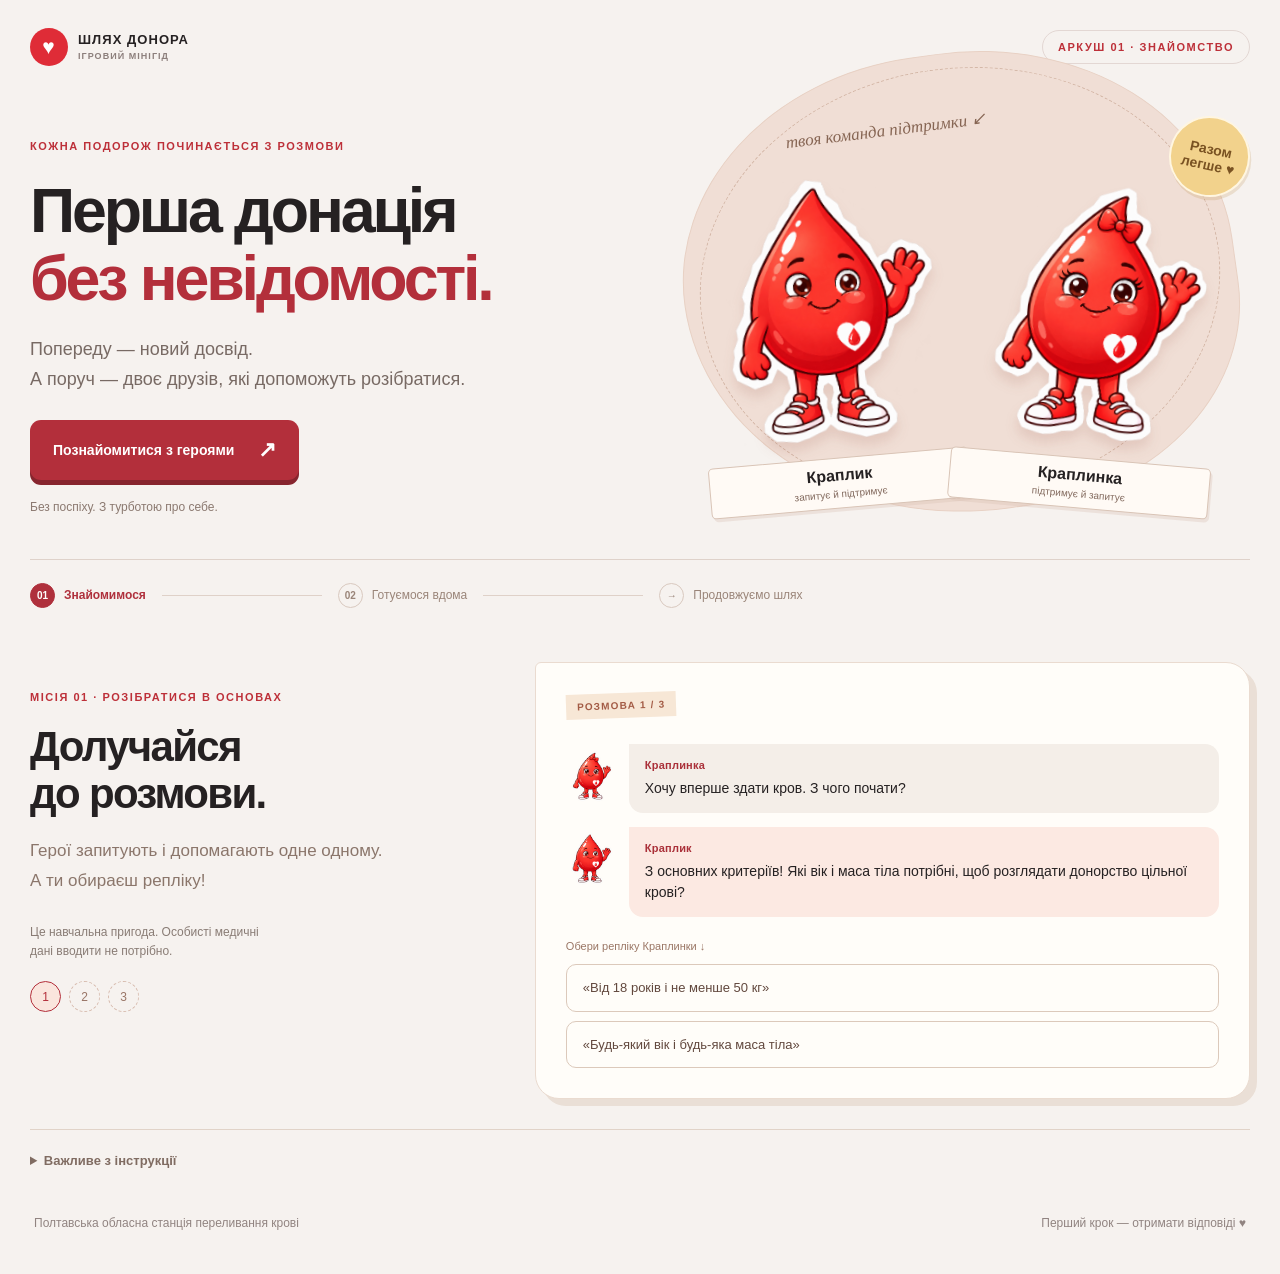
<file: index.html>
<!doctype html>
<html lang="uk"><head><meta charset="utf-8"><meta name="viewport" content="width=device-width,initial-scale=1"><title>Перша донація без невідомості — початок пригоди</title><link rel="stylesheet" href="style.css"><link rel="stylesheet" href="first.css"></head>
<body><main class="page opening"><header><div class="brand"><span class="drop">♥</span><span>ШЛЯХ ДОНОРА<br><small>ІГРОВИЙ МІНІГІД</small></span></div><span class="step">АРКУШ 01 · ЗНАЙОМСТВО</span></header>
<section class="cover"><div class="cover-copy"><span class="eyebrow">КОЖНА ПОДОРОЖ ПОЧИНАЄТЬСЯ З РОЗМОВИ</span><h1>Перша донація<br><em>без невідомості.</em></h1><p>Попереду — новий досвід.<br>А поруч — двоє друзів, які допоможуть розібратися.</p><a class="start-button" href="#conversation">Познайомитися з героями <span>↗</span></a><span class="cover-note">Без поспіху. З турботою про себе.</span></div><div class="cover-art"><span class="pencil-note">твоя команда підтримки ↙</span><div class="hero-halo" aria-hidden="true"></div><figure class="hero-person person-one"><img src="assets/kraplyk.png" alt="Краплик вітається"><figcaption>Краплик <span>запитує й підтримує</span></figcaption></figure><figure class="hero-person person-two"><img src="assets/kraplynka.png" alt="Краплинка вітається"><figcaption>Краплинка <span>підтримує й запитує</span></figcaption></figure><span class="art-sticker">Разом<br>легше ♥</span></div></section>
<div class="journey" aria-label="Шлях гри"><span class="journey-item active"><b>01</b> Знайомимося</span><span class="journey-line" aria-hidden="true"></span><span class="journey-item"><b>02</b> Готуємося вдома</span><span class="journey-line" aria-hidden="true"></span><span class="journey-item"><b>→</b> Продовжуємо шлях</span></div>
<section class="first-dialogue" id="conversation" aria-labelledby="dialogue-title"><div class="dialogue-intro"><span class="eyebrow">МІСІЯ 01 · РОЗІБРАТИСЯ В ОСНОВАХ</span><h2 id="dialogue-title">Долучайся<br>до розмови.</h2><p>Герої запитують і допомагають одне одному.<br>А ти обираєш репліку!</p><div class="learning-note">Це навчальна пригода. Особисті медичні дані вводити не потрібно.</div><div class="conversation-progress" aria-label="Прогрес розмови"><span class="current">1</span><span>2</span><span>3</span></div></div><div class="dialogue-paper"><span class="paper-tag" id="question-count">РОЗМОВА 1 / 3</span><div id="lines" aria-live="polite"></div><p class="reply-label" id="reply-label">Обери репліку Краплинки ↓</p><div class="first-choices" id="first-choices"></div><div class="first-feedback" id="feedback" role="status" hidden></div><button class="continue-button" id="continue" hidden>Продовжити розмову →</button><div class="opening-done" id="opening-done" hidden><strong>Перший крок зроблено! ✦</strong><p>Тепер вирушаймо додому й підготуємося разом.</p><a class="start-button" href="preparation.html">До другого аркуша <span>→</span></a></div></div></section>
<details class="first-reference"><summary>Важливе з інструкції</summary><p>Щоб розглядати можливість донорства цільної крові, необхідно мати вік від 18 років, масу тіла не менше 50 кг, добре почуватися та не мати протипоказань.</p><p>Якщо тобі понад 60 років і це перша донація, рішення про допуск приймає лікар. Після 65 років дозвіл лікаря потрібен під час кожного відвідування.</p><p>Якщо маєш хронічне захворювання, приймаєш ліки, нещодавно хворів або хворіла чи маєш сумніви, звернися до фахівців станції до запланованого візиту. Остаточне рішення про можливість донації приймає медичний працівник після обстеження та співбесіди.</p></details><footer><span>Полтавська обласна станція переливання крові</span><span>Перший крок — отримати відповіді ♥</span></footer></main><script src="script.js"></script></body></html>
</file>
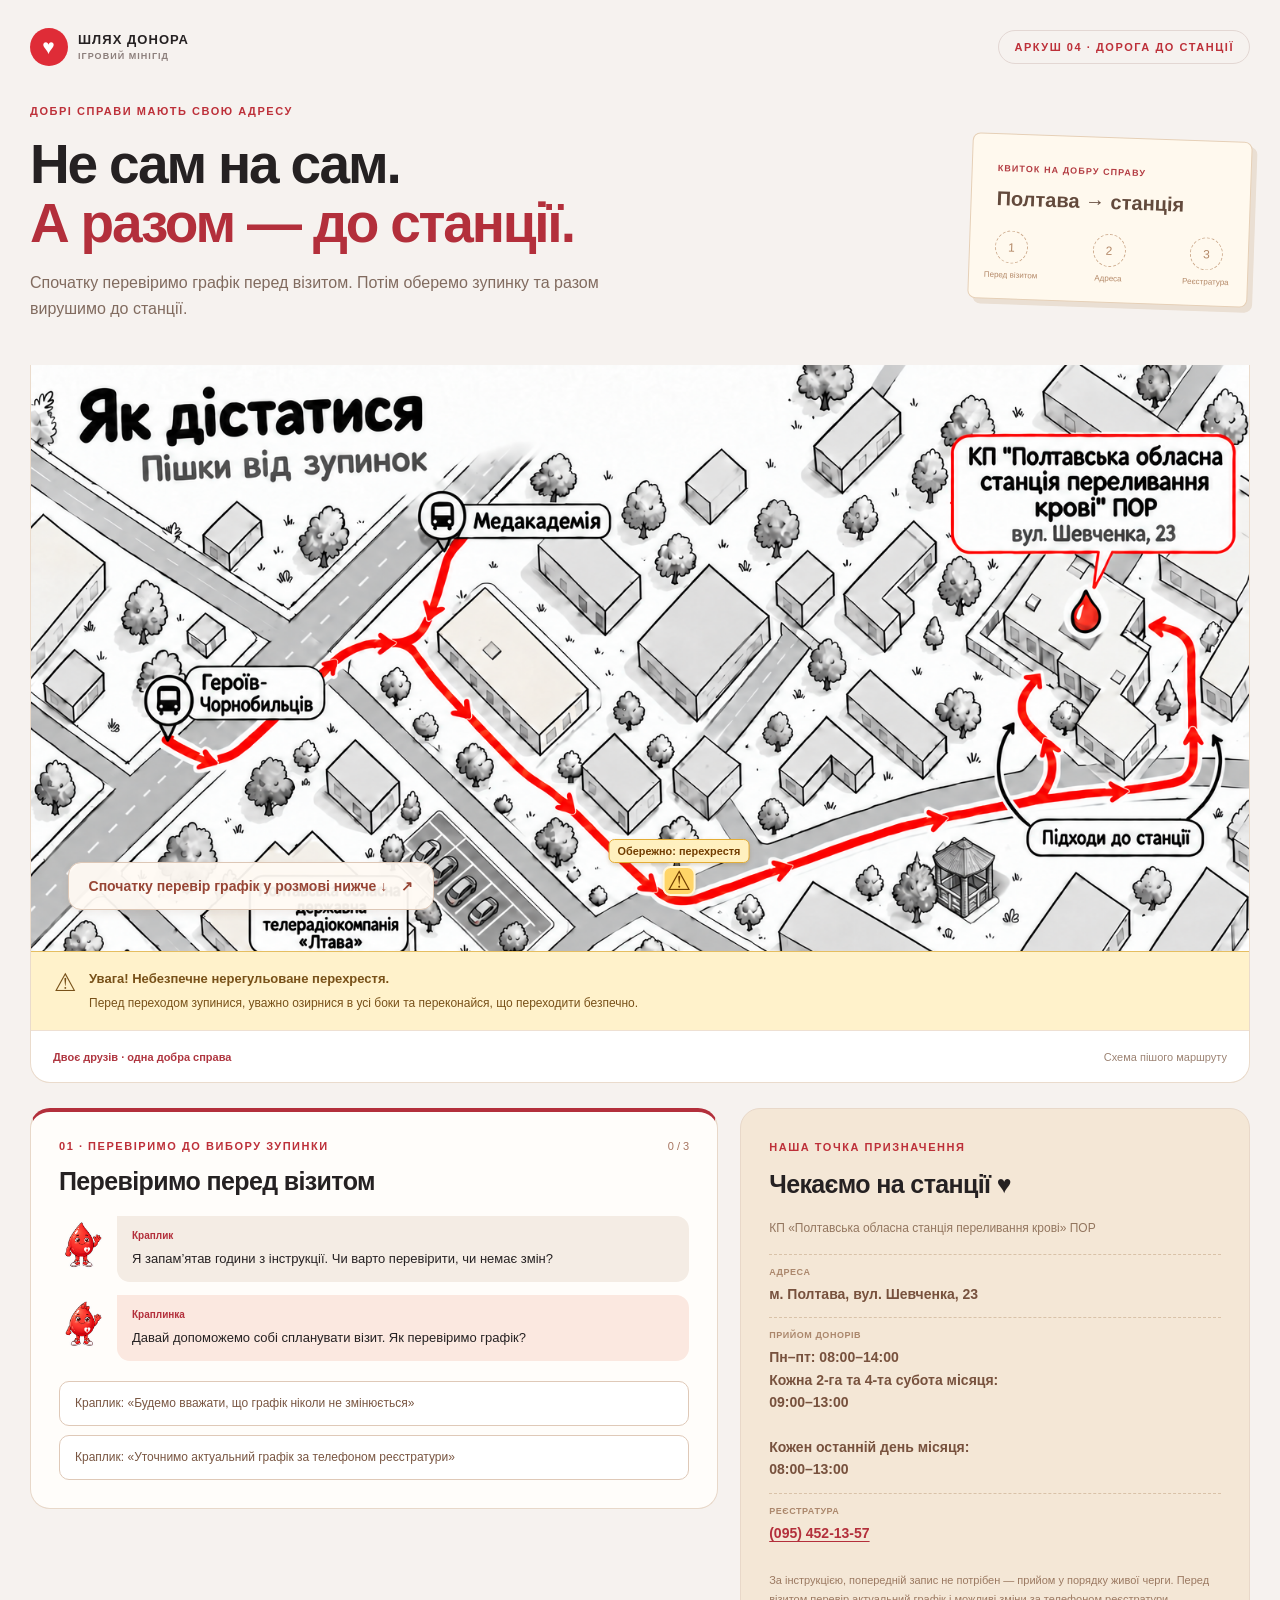
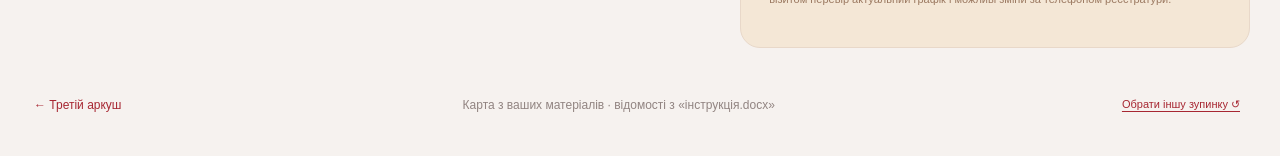
<file: journey.html>
<!doctype html>
<html lang="uk"><head><meta charset="utf-8"><meta name="viewport" content="width=device-width,initial-scale=1"><title>Дорога до станції — Шлях донора</title><link rel="stylesheet" href="style.css"><link rel="stylesheet" href="journey.css?v=9"></head><body><main class="page journey-page"><header><a class="brand" href="index.html"><span class="drop">♥</span><span>ШЛЯХ ДОНОРА<br><small>ІГРОВИЙ МІНІГІД</small></span></a><span class="step">АРКУШ 04 · ДОРОГА ДО СТАНЦІЇ</span></header>
<section class="journey-heading"><div><span class="eyebrow">ДОБРІ СПРАВИ МАЮТЬ СВОЮ АДРЕСУ</span><h1>Не сам на сам.<br><em>А разом — до станції.</em></h1><p>Спочатку перевіримо графік перед візитом. Потім оберемо зупинку та разом вирушимо до станції.</p></div><div class="route-ticket"><span>КВИТОК НА ДОБРУ СПРАВУ</span><strong>Полтава → станція</strong><div class="ticket-dots"><span id="dot-0">1<small>Перед візитом</small></span><span id="dot-1">2<small>Адреса</small></span><span id="dot-2">3<small>Реєстратура</small></span></div></div></section>
<section class="departure" id="departure-panel" hidden><div><span class="eyebrow">ЗВІДКИ ВИРУШАЄМО?</span><p>Обери зупинку реплікою в розмові нижче, кнопкою або на карті.</p></div><div class="departure-buttons"><button data-departure="med" aria-pressed="false"><span aria-hidden="true">▣</span> Медакадемія</button><button data-departure="heroes" aria-pressed="false"><span aria-hidden="true">▣</span> Героїв-Чорнобильців</button></div></section><section class="city-panel" id="city-panel" aria-label="Ігрова карта маршруту"><div class="city-map" id="city-map"><img class="city-image" src="assets/marshrut.png" alt="Фрагмент карти пішохідного маршруту від зупинок Медакадемія та Героїв-Чорнобильців до станції на вулиці Шевченка, 23"><button class="map-departure map-med" data-departure="med" aria-pressed="false" aria-label="Вирушити від Медакадемії" title="Вирушити від Медакадемії"></button><button class="map-departure map-heroes" data-departure="heroes" aria-pressed="false" aria-label="Вирушити від Героїв-Чорнобильців" title="Вирушити від Героїв-Чорнобильців"></button><svg class="travel-track" viewBox="0 0 1536 740" aria-hidden="true"><polyline id="travelled" points=""/></svg><a class="crossing-marker" href="#crossing-warning" aria-label="Увага: небезпечне нерегульоване перехрестя. Прочитати попередження"><span class="crossing-icon" aria-hidden="true">⚠</span><span class="crossing-label">Обережно: перехрестя</span></a><div class="traveller" id="traveller-kraplyk" hidden><img src="assets/kraplyk-ide.png" alt="Краплик іде картою"><span>Краплик</span></div><div class="traveller" id="traveller-kraplynka" hidden><img src="assets/kraplynka-ide.png" alt="Краплинка іде картою"><span>Краплинка</span></div><div class="map-invite" id="map-invite">Спочатку перевір графік у розмові нижче ↓ <span>↗</span></div></div><div class="crossing-warning" id="crossing-warning" role="note" aria-label="Попередження про перехрестя"><span aria-hidden="true">⚠</span><div><strong>Увага! Небезпечне нерегульоване перехрестя.</strong><p>Перед переходом зупинися, уважно озирнися в усі боки та переконайся, що переходити безпечно.</p></div></div><div class="travel-caption"><span id="travel-status" role="status">Двоє друзів · одна добра справа</span><button id="skip-walk" hidden>Завершити цей відрізок →</button><span>Схема пішого маршруту</span></div></section><div class="journey-bottom"><section class="route-dialogue" aria-labelledby="route-title"><div class="dialogue-top"><span class="eyebrow" id="route-label">ПОЧАТОК ПОДОРОЖІ</span><span class="route-counter" id="route-counter">0 / 3</span></div><h2 id="route-title">Обирай, де зустрінемося</h2><div id="route-lines" aria-live="polite"></div><div class="route-choices" id="route-choices"></div><div class="route-feedback" id="route-feedback" role="status" hidden></div><button class="route-primary" id="next-stop" hidden>Рушаймо далі →</button></section>
<aside class="station-card"><span class="eyebrow">НАША ТОЧКА ПРИЗНАЧЕННЯ</span><h2>Чекаємо на станції ♥</h2><p class="station-name">КП «Полтавська обласна станція переливання крові» ПОР</p><dl><div><dt>Адреса</dt><dd>м. Полтава, вул. Шевченка, 23</dd></div><div><dt>Прийом донорів</dt><dd>Пн–пт: 08:00–14:00<br>Кожна 2-га та 4-та субота місяця:<br>09:00–13:00<br><br>Кожен останній день місяця:<br>08:00–13:00</dd></div><div><dt>Реєстратура</dt><dd><a href="tel:+380954521357">(095) 452-13-57</a></dd></div></dl><p class="station-note">За інструкцією, попередній запис не потрібен — прийом у порядку живої черги. Перед візитом перевір актуальний графік і можливі зміни за телефоном реєстратури.</p></aside></div>


<section class="journey-finish" id="journey-finish" hidden><span class="finish-mark" aria-hidden="true">✓</span><div><span class="eyebrow">АРКУШ ПРОЙДЕНО</span><h2>Дорогу знайдено!</h2><p>Краплик: «Ми на місці!»<br>Краплинка: «Звернімося до реєстратури. Нам допоможуть зробити наступний крок».</p><small>Маршрут пройдено в грі. Реєстрація та медичне обстеження відбуваються на станції.</small><br><a class="nav-link" href="registration.html">Далі: реєстратура →</a></div></section><footer><a href="packing.html">← Третій аркуш</a><span>Карта з ваших матеріалів · відомості з «інструкція.docx»</span><button class="restart-route" id="restart-route">Обрати іншу зупинку ↺</button></footer></main><script src="journey.js?v=9"></script></body></html>
</file>
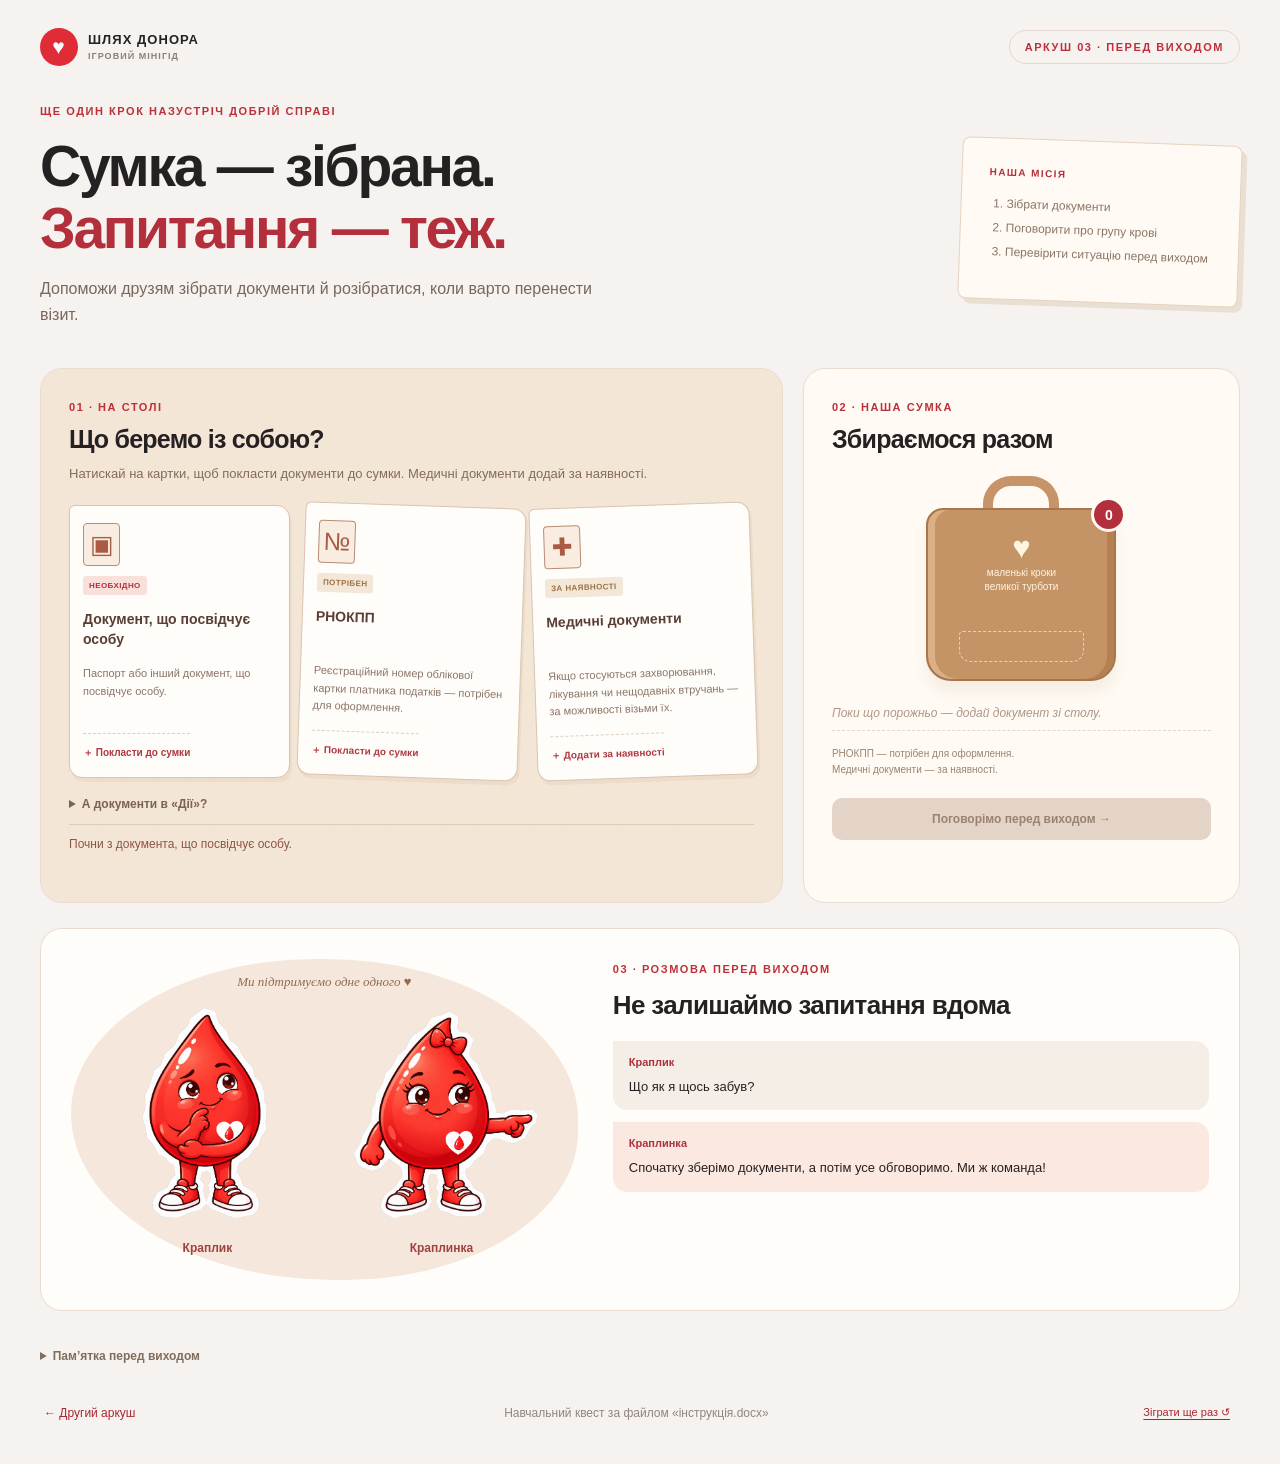
<file: packing.html>
<!doctype html>
<html lang="uk"><head><meta charset="utf-8"><meta name="viewport" content="width=device-width,initial-scale=1"><title>Збираємо сумку — Шлях донора</title><link rel="stylesheet" href="style.css"><link rel="stylesheet" href="packing.css"></head><body><main class="page packing-page"><header><a class="brand" href="index.html"><span class="drop">♥</span><span>ШЛЯХ ДОНОРА<br><small>ІГРОВИЙ МІНІГІД</small></span></a><span class="step">АРКУШ 03 · ПЕРЕД ВИХОДОМ</span></header>
<section class="packing-heading"><div><span class="eyebrow">ЩЕ ОДИН КРОК НАЗУСТРІЧ ДОБРІЙ СПРАВІ</span><h1>Сумка — зібрана.<br><em>Запитання — теж.</em></h1><p>Допоможи друзям зібрати документи й розібратися, коли варто перенести візит.</p></div><div class="mini-passport"><span>НАША МІСІЯ</span><ol><li id="task-bag">Зібрати документи</li><li id="task-group">Поговорити про групу крові</li><li id="task-health">Перевірити ситуацію перед виходом</li></ol></div></section>
<div class="packing-grid"><section class="document-table" aria-labelledby="documents-title"><span class="eyebrow">01 · НА СТОЛІ</span><h2 id="documents-title">Що беремо із собою?</h2><p class="table-hint">Натискай на картки, щоб покласти документи до сумки. Медичні документи додай за наявності.</p><div class="document-cards"><button class="document-card identity-card" data-document="identity" aria-pressed="false"><span class="card-top"><span class="doc-icon" aria-hidden="true">▣</span><span class="document-tag required">НЕОБХІДНО</span></span><strong>Документ, що посвідчує особу</strong><span class="doc-description">Паспорт або інший документ, що посвідчує особу.</span><span class="card-action">＋ Покласти до сумки</span></button><button class="document-card" data-document="tax" aria-pressed="false"><span class="card-top"><span class="doc-icon" aria-hidden="true">№</span><span class="document-tag">ПОТРІБЕН</span></span><strong>РНОКПП</strong><span class="doc-description">Реєстраційний номер облікової картки платника податків — потрібен для оформлення.</span><span class="card-action">＋ Покласти до сумки</span></button><button class="document-card" data-document="medical" aria-pressed="false"><span class="card-top"><span class="doc-icon" aria-hidden="true">✚</span><span class="document-tag">ЗА НАЯВНОСТІ</span></span><strong>Медичні документи</strong><span class="doc-description">Якщо стосуються захворювання, лікування чи нещодавніх втручань — за можливості візьми їх.</span><span class="card-action">＋ Додати за наявності</span></button></div><details class="digital-note"><summary>А документи в «Дії»?</summary><p>Документи в застосунку «Дія» можна використати за умови, що вони доступні для ідентифікації та приймаються під час реєстрації.</p></details><div class="bag-feedback" id="bag-feedback" role="status">Почни з документа, що посвідчує особу.</div></section>
<aside class="bag-panel" aria-labelledby="bag-title"><span class="eyebrow">02 · НАША СУМКА</span><h2 id="bag-title">Збираємося разом</h2><div class="bag-illustration" aria-hidden="true"><div class="bag-handle"></div><div class="bag-body"><span class="bag-heart">♥</span><span>маленькі кроки<br>великої турботи</span><div class="bag-pocket"></div></div><span class="bag-sticker" id="bag-count">0</span></div><ul class="packed-list" id="packed-list"><li class="empty-bag">Поки що порожньо — додай документ зі столу.</li></ul><p class="optional-note">РНОКПП — потрібен для оформлення.<br>Медичні документи — за наявності.</p><button class="primary-button" id="start-dialogue" disabled>Поговорімо перед виходом →</button></aside></div>
<section class="packing-conversation" id="packing-conversation" aria-labelledby="talk-title"><div class="friends-stage"><span class="stage-note">Ми підтримуємо одне одного ♥</span><figure><img id="packing-kraplyk" src="assets/kraplyk-dumaie.png" alt="Краплик замислився"><figcaption>Краплик</figcaption></figure><figure><img id="packing-kraplynka" src="assets/kraplynka-pokazuie.png" alt="Краплинка підказує"><figcaption>Краплинка</figcaption></figure></div><div class="talk-panel"><span class="eyebrow" id="talk-label">03 · РОЗМОВА ПЕРЕД ВИХОДОМ</span><h2 id="talk-title">Не залишаймо запитання вдома</h2><div id="packing-lines" aria-live="polite"><p><strong>Краплик</strong>Що як я щось забув?</p><p><strong>Краплинка</strong>Спочатку зберімо документи, а потім усе обговоримо. Ми ж команда!</p></div><div class="talk-choices" id="talk-choices"></div><div class="talk-feedback" id="talk-feedback" role="status" hidden></div><button class="primary-button" id="next-dialogue" hidden>Ще одне запитання →</button></div></section>
<section class="packing-finish" id="packing-finish" hidden tabindex="-1"><span class="finish-seal" aria-hidden="true">✓</span><div><span class="eyebrow">АРКУШ ПРОЙДЕНО</span><h2>Знаю, що взяти із собою!</h2><p>Документи зібрано, а важливі запитання отримали відповіді. Наступний етап нашої гри — дорога до станції.</p><small>Це відмітка за навчальне завдання. Можливість донації визначає медичний працівник після обстеження та співбесіди.</small><br><a class="nav-link" href="journey.html">Далі: дорога до станції →</a></div></section>
<details class="source-notes"><summary>Пам’ятка перед виходом</summary><p>Переконайся, що добре виспався або виспалася, почуваєшся добре, поснідав або поснідала, не маєш ознак гострого захворювання та взяв або взяла необхідні документи.</p><p>Якщо зранку є слабкість, температура чи інше нездужання, краще перенести візит і попередньо проконсультуватися з фахівцями. Знати свою групу крові заздалегідь не потрібно — її визначення та необхідні дослідження є частиною роботи фахівців.</p></details><footer><a href="preparation.html">← Другий аркуш</a><span>Навчальний квест за файлом «інструкція.docx»</span><button class="reset-button" id="reset-quest">Зіграти ще раз ↺</button></footer></main><script src="packing.js"></script></body></html>
</file>
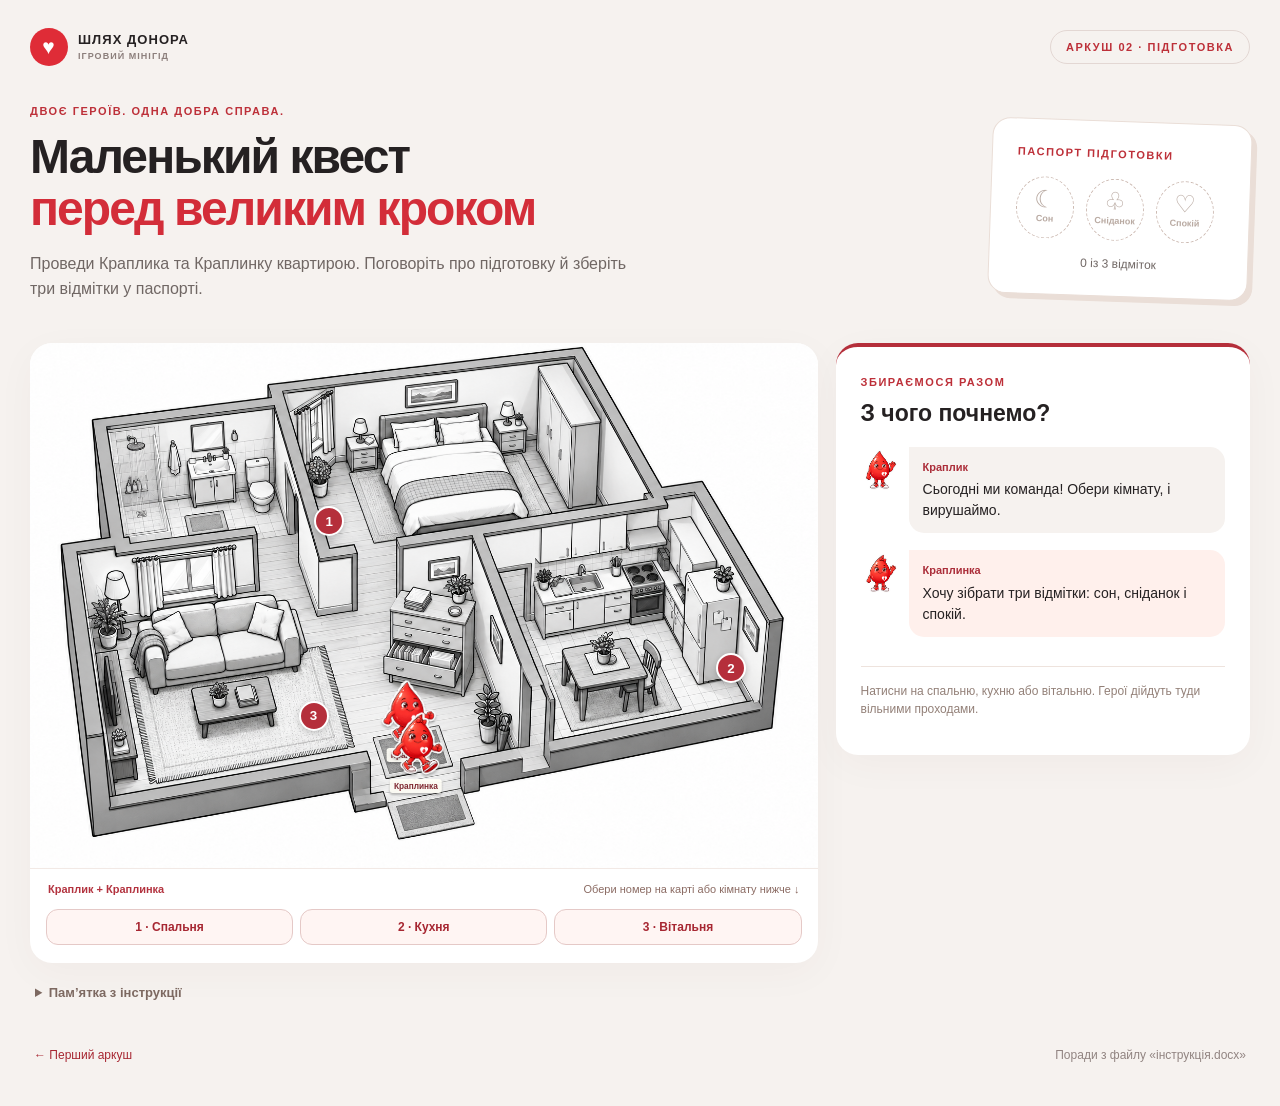
<file: preparation.html>
<!doctype html>
<html lang="uk"><head><meta charset="utf-8"><meta name="viewport" content="width=device-width, initial-scale=1"><title>Квест удома — Шлях донора</title><link rel="stylesheet" href="style.css"><link rel="stylesheet" href="quest.css"></head>
<body><main class="page quest-page"><header><a class="brand" href="index.html"><span class="drop">♥</span><span>ШЛЯХ ДОНОРА<br><small>ІГРОВИЙ МІНІГІД</small></span></a><span class="step">АРКУШ 02 · ПІДГОТОВКА</span></header>
<section class="quest-heading"><div><span class="eyebrow">ДВОЄ ГЕРОЇВ. ОДНА ДОБРА СПРАВА.</span><h1>Маленький квест<br><em>перед великим кроком</em></h1><p>Проведи Краплика та Краплинку квартирою. Поговоріть про підготовку й зберіть три відмітки у паспорті.</p></div><div class="passport"><span class="eyebrow">ПАСПОРТ ПІДГОТОВКИ</span><div class="stamps"><span id="stamp-bedroom">☾<small>Сон</small></span><span id="stamp-kitchen">♧<small>Сніданок</small></span><span id="stamp-living">♡<small>Спокій</small></span></div><p id="visited" role="status">0 із 3 відміток</p></div></section>
<div class="quest-layout"><section class="map-panel" aria-label="Карта квартири"><div class="map" id="map"><img class="apartment" src="assets/kvartyra.png" alt="Ізометрична квартира з відкритими дверними прорізами"><svg class="route-layer" viewBox="0 0 100 66.6667" aria-hidden="true"><polyline id="route" points=""/></svg><button class="map-pin pin-bedroom" data-room="bedroom" aria-label="Завдання у спальні">1</button><button class="map-pin pin-kitchen" data-room="kitchen" aria-label="Завдання на кухні">2</button><button class="map-pin pin-living" data-room="living" aria-label="Завдання у вітальні">3</button><div class="actor" id="kraplyk" style="left:48%;top:77%"><img src="assets/kraplyk-ide.png" alt="Краплик"><span>Краплик</span></div><div class="actor" id="kraplynka" style="left:49%;top:82.8%"><img src="assets/kraplynka-ide.png" alt="Краплинка"><span>Краплинка</span></div></div><div class="map-caption"><span>Краплик + Краплинка</span><span>Обери номер на карті або кімнату нижче ↓</span></div><div class="room-buttons"><button data-room="bedroom">1 · Спальня</button><button data-room="kitchen">2 · Кухня</button><button data-room="living">3 · Вітальня</button></div></section>
<section class="conversation" aria-label="Діалог героїв"><span class="eyebrow" id="scene-label">ЗБИРАЄМОСЯ РАЗОМ</span><h2 id="scene-title">З чого почнемо?</h2><div id="room-info" aria-live="polite"></div><div id="choices" class="choices"></div><div id="answer-feedback" class="answer-feedback" role="status" hidden></div><p class="quest-hint" id="quest-hint">Натисни на спальню, кухню або вітальню. Герої дійдуть туди вільними проходами.</p></section></div>
<section class="finish-card" id="finish" hidden><span class="eyebrow">ТРИ ВІДМІТКИ ЗІБРАНО</span><h2>Підготовка — це турбота про себе ♥</h2><p>Краплинка: «Тепер я знаю, як підготуватися!»<br>Краплик: «Перед виходом ще перевіримо самопочуття та документи».</p><p>Якщо зранку є слабкість, температура чи інше нездужання, краще перенести візит і проконсультуватися з фахівцями.</p><small>Це завершення навчального завдання. Рішення про допуск до донації приймає медичний працівник.</small><a class="nav-link" href="packing.html">Далі: збираємо сумку →</a></section>
<details class="source-notes"><summary>Пам’ятка з інструкції</summary><p>За 1–2 дні до візиту виключи жирну, смажену, копчену та надто гостру їжу. Відмовся від алкоголю щонайменше за 48 годин. Не плануй інтенсивних фізичних навантажень, дотримуйся звичного режиму харчування й пиття та намагайся добре висипатися.</p><p>У день донації обов’язково поснідай і пий достатньо води. Наприклад: каша на воді, шматочок хліба та солодкий чай. Перевір самопочуття та візьми необхідні документи.</p></details><footer><a href="index.html">← Перший аркуш</a><span>Поради з файлу «інструкція.docx»</span></footer></main><script src="preparation.js"></script></body></html>
</file>
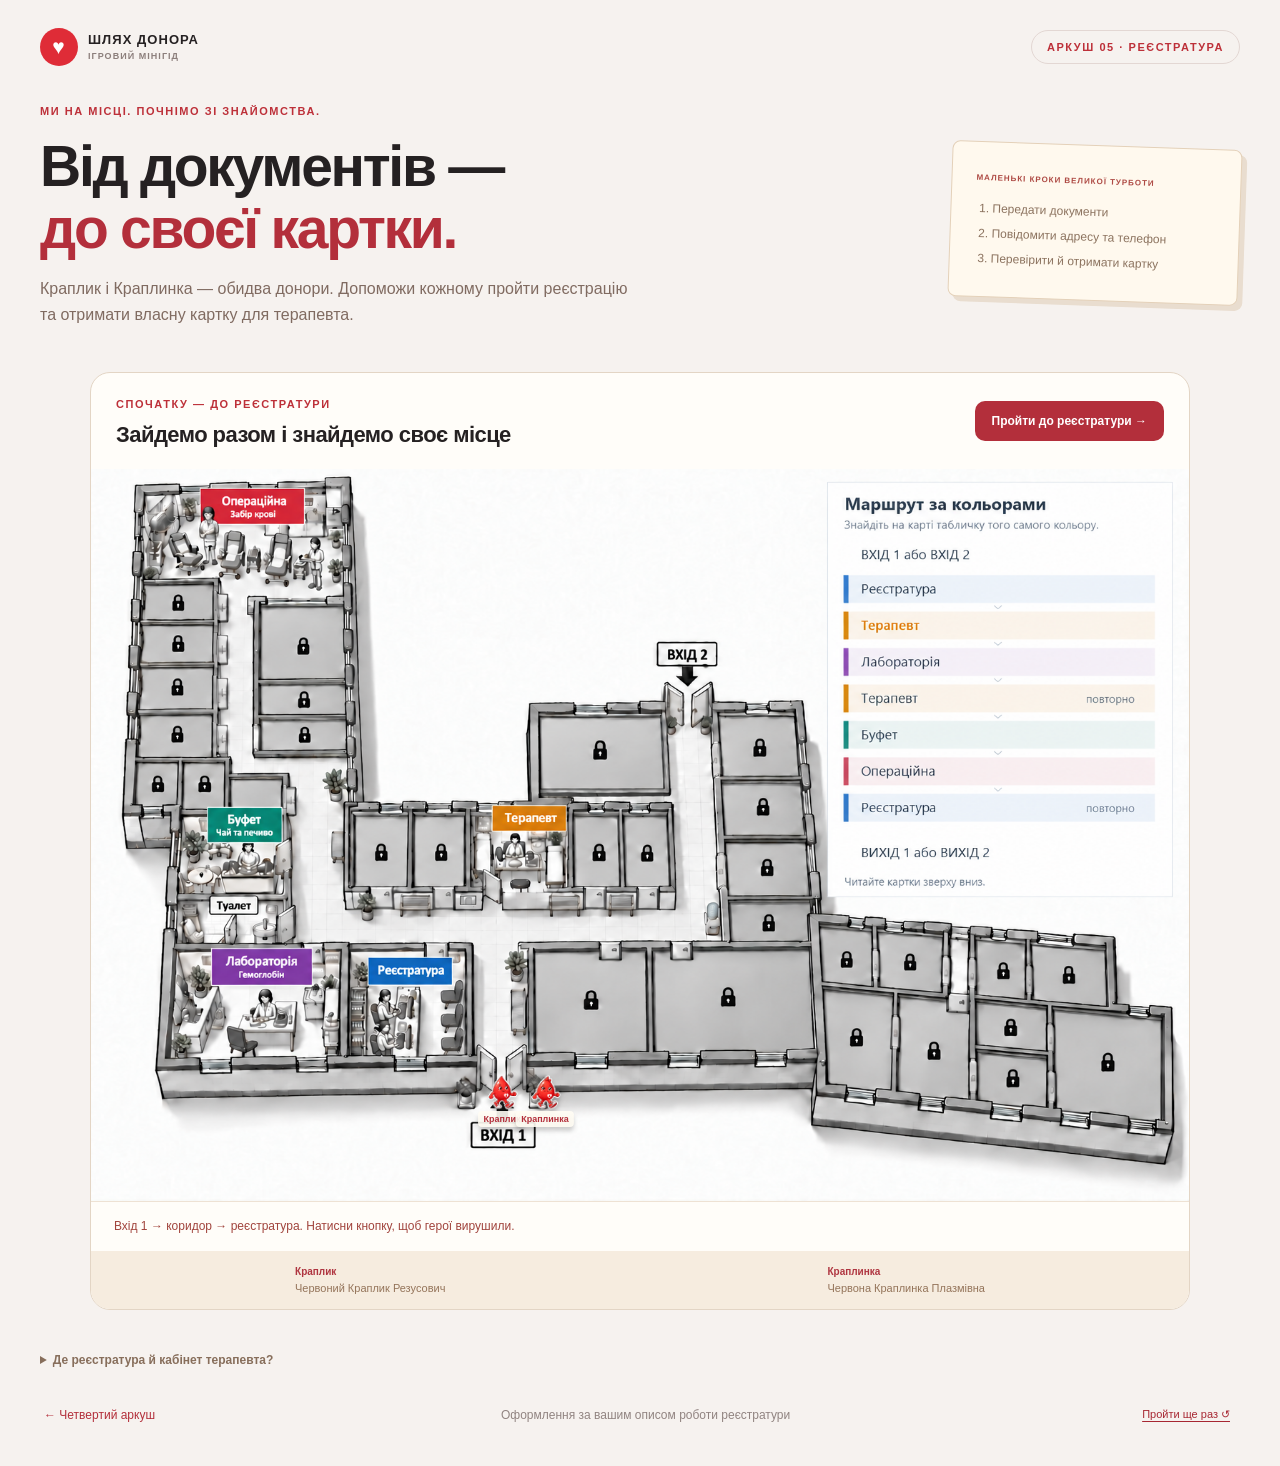
<file: registration.html>
<!doctype html>
<html lang="uk"><head><meta charset="utf-8"><meta name="viewport" content="width=device-width,initial-scale=1"><title>Реєстратура — Шлях донора</title><link rel="stylesheet" href="style.css"><link rel="stylesheet" href="registration.css?v=3"></head><body><main class="page registration-page"><header><a class="brand" href="index.html"><span class="drop">♥</span><span>ШЛЯХ ДОНОРА<br><small>ІГРОВИЙ МІНІГІД</small></span></a><span class="step">АРКУШ 05 · РЕЄСТРАТУРА</span></header>
<section class="registration-heading"><div><span class="eyebrow">МИ НА МІСЦІ. ПОЧНІМО ЗІ ЗНАЙОМСТВА.</span><h1>Від документів —<br><em>до своєї картки.</em></h1><p>Краплик і Краплинка — обидва донори. Допоможи кожному пройти реєстрацію та отримати власну картку для терапевта.</p></div><div class="registration-ticket"><span>МАЛЕНЬКІ КРОКИ ВЕЛИКОЇ ТУРБОТИ</span><ol><li id="step-documents">Передати документи</li><li id="step-contacts">Повідомити адресу та телефон</li><li id="step-card">Перевірити й отримати картку</li></ol></div></section>
<section class="arrival-panel" aria-labelledby="arrival-title"><div class="arrival-heading"><div><span class="eyebrow">СПОЧАТКУ — ДО РЕЄСТРАТУРИ</span><h2 id="arrival-title">Зайдемо разом і знайдемо своє місце</h2></div><div class="arrival-controls"><button id="walk-to-registration">Пройти до реєстратури →</button><button id="skip-arrival" hidden>Завершити рух →</button><button id="show-full-map" hidden>Велика карта ↗</button></div></div><div class="reception-scene" id="arrival-scene" aria-label="Рух героїв від входу до реєстратури"><svg class="reception-view" id="arrival-map" viewBox="0 0 1536 1024" role="img" aria-label="Велика карта станції. Герої пройдуть від входу 1 до реєстратури"><image href="assets/station-map.png" x="0" y="0" width="1536" height="1024"/><polyline class="arrival-route" id="arrival-route" points=""/></svg><div class="reception-actor" id="arrival-kraplyk"><img id="donor-pose" src="assets/kraplyk-ide.png" alt="Краплик іде до реєстратури"><span>Краплик</span></div><div class="reception-actor" id="arrival-kraplynka"><img id="friend-pose" src="assets/kraplynka-ide.png" alt="Краплинка іде до реєстратури"><span>Краплинка</span></div></div><div class="arrival-status" id="arrival-status" role="status">Вхід 1 → коридор → реєстратура. Натисни кнопку, щоб герої вирушили.</div><div class="hero-identities"><span><strong>Краплик</strong>Червоний Краплик Резусович</span><span><strong>Краплинка</strong>Червона Краплинка Плазмівна</span></div></section><section class="donor-progress" id="donor-progress" hidden aria-label="Картки обох донорів"><span id="donor-progress-kraplyk" class="current">Краплик · оформлюємо картку</span><span id="donor-progress-kraplynka">Краплинка · наступна</span></section><div class="registration-layout" id="registration-content" hidden><section class="registration-play">
<section class="registration-dialogue" aria-labelledby="registration-title"><div class="dialogue-label"><span class="eyebrow" id="registration-label">КРОК 1 · ДОКУМЕНТИ</span><span class="learning-chip" id="donor-turn">Картка 1 із 2</span></div><h2 id="registration-title">Добрий день! Ми вперше.</h2><div class="registration-lines" id="registration-lines" aria-live="polite"></div><div class="document-actions" id="document-actions"><button data-registration-document="passport"><span class="document-symbol" aria-hidden="true">▣</span><span><strong>Передати паспорт</strong><small>ПІБ і номер документа</small></span><span class="action-mark" aria-hidden="true">＋</span></button><button data-registration-document="tax"><span class="document-symbol" aria-hidden="true">№</span><span><strong>Передати РНОКПП</strong><small>Реєстраційний номер</small></span><span class="action-mark" aria-hidden="true">＋</span></button></div><div class="registration-choices" id="registration-choices"></div><div class="registration-feedback" id="registration-feedback" role="status" hidden></div><button class="registration-primary" id="registration-next" hidden>Далі →</button></section></section>
<aside class="registration-side"><div class="donor-card" id="donor-card"><div class="card-heading"><span>КАРТКА ДОНОРА</span><span class="card-number" id="card-number">НАВЧАЛЬНА · 001</span></div><h2 id="card-donor">Краплик</h2><p class="card-description">Реєстратор заповнює дані</p><dl><div><dt>ПІБ</dt><dd id="card-name" class="empty">Очікуємо документ</dd></div><div><dt>Номер паспорта</dt><dd id="card-passport" class="empty">Очікуємо документ</dd></div><div><dt>РНОКПП</dt><dd id="card-tax" class="empty">Очікуємо документ</dd></div><div><dt>Адреса проживання</dt><dd id="card-address" class="empty">Реєстратор уточнить</dd></div><div><dt>Номер телефону</dt><dd id="card-phone" class="empty">Реєстратор уточнить</dd></div></dl><span class="card-status" id="card-status">Оформлюємо разом…</span></div><div class="reference-slip"><span class="eyebrow" id="reference-label">ПАМ’ЯТКА КРАПЛИКА</span><strong>Мої навчальні дані</strong><p>ПІБ: <span id="reference-name">Червоний Краплик Резусович</span><br>Паспорт: <span id="reference-passport">НАВЧ-001</span><br>РНОКПП: <span id="reference-tax">0000000001</span></p><p>Адреса: <span id="reference-address">м. Приклад, вул. Навчальна, 1, кв. 2</span><br>Телефон: <span id="reference-phone">000 000 00 01</span></p><small>Усі дані вигадані. Справжні персональні дані вводити не потрібно.</small></div><div class="card-bag" id="card-bag"><span aria-hidden="true">▱</span><div><strong>Картки наших донорів</strong><p id="bag-card-status">Очікуємо дві готові картки</p><ul id="bag-cards-list"></ul></div></div></aside></div>
<section class="registration-finish" id="registration-finish" hidden><span class="registration-seal" aria-hidden="true">✓</span><div><span class="eyebrow">АРКУШ ПРОЙДЕНО</span><h2>Обидві картки отримано. Далі — терапевт!</h2><p>Краплинка: «Моя картка зі мною!»<br>Краплик: «І моя теж. Ходімо до терапевта кожен зі своєю карткою».</p><p>Реєстрацію завершено. Медичні питання обговоримо з терапевтом на наступному аркуші.</p></div></section><details class="registration-map"><summary>Де реєстратура й кабінет терапевта?</summary><img src="assets/station-map.png" alt="Карта станції: реєстратура позначена синім, терапевт — помаранчевим"></details><footer><a href="journey.html">← Четвертий аркуш</a><span>Оформлення за вашим описом роботи реєстратури</span><button id="registration-reset">Пройти ще раз ↺</button></footer></main><script src="registration.js?v=3"></script><script src="registration-arrival.js?v=3"></script></body></html>
</file>
<file: style.css>
*{box-sizing:border-box}body{margin:0;background:#f6f2ef;color:#252122;font-family:Arial,sans-serif}.page{max-width:1140px;margin:auto;padding:28px 30px 20px}header,footer{display:flex;align-items:center;justify-content:space-between;gap:20px}.brand{display:flex;align-items:center;gap:10px;font-weight:900;font-size:13px;letter-spacing:.08em}.brand small{font-size:9px;color:#8c7f7c}.drop{display:grid;place-items:center;width:38px;height:38px;border-radius:50%;background:#df2c37;color:white;font-size:21px}.step,.eyebrow{font-size:11px;font-weight:800;letter-spacing:.14em;color:#bd3039}.step{border:1px solid #e3d7d3;padding:10px 15px;border-radius:30px}.hero{margin-top:34px;display:grid;grid-template-columns:1.1fr .9fr;align-items:center;background:#fff;border-radius:28px;overflow:hidden;min-height:360px;box-shadow:0 10px 40px #4f252009}.intro{padding:45px 0 45px 52px;z-index:1}h1{font-size:clamp(36px,5vw,58px);line-height:1.08;letter-spacing:-.04em;margin:18px 0}h1 em{font-style:normal;color:#d32d39}.intro p,.question p{color:#706764;line-height:1.6}.intro p{max-width:510px;font-size:17px}.pill{display:inline-block;margin-top:14px;background:#fff0ed;color:#ad3037;padding:12px 16px;border-radius:20px;font-weight:bold;font-size:13px}.characters{display:flex;align-items:end;justify-content:center;background:#fff1ef;height:100%;padding:40px 16px 0}.characters img{width:49%;max-height:300px;object-fit:contain;object-position:bottom}.characters img+img{margin-left:-25px}.question{background:#fff;margin-top:20px;border-radius:28px;padding:34px 50px;box-shadow:0 10px 40px #4f252009}.question-heading{display:flex;justify-content:space-between;align-items:center}.question h2{font-size:26px;margin:10px 0 4px}.question-heading p{margin:0}.number{font-size:50px;font-weight:bold;color:#f3e8e6}.answers{display:grid;gap:9px;margin-top:22px}.answers button{font:inherit;text-align:left;background:#faf8f7;border:1px solid #eae2df;border-radius:13px;padding:16px 18px;cursor:pointer;color:#322c2a;display:flex;justify-content:space-between;gap:10px}.answers button:hover,.answers button:focus-visible{border-color:#d32d39;background:#fff4f2}.answers button[aria-pressed=true]{border-color:#d32d39}.feedback{margin-top:15px;padding:16px;border-radius:12px;background:#fff0ed;color:#792a2e;line-height:1.5}.basics{border-top:1px solid #eee5e2;margin-top:25px;padding-top:20px;font-size:14px}.basics p{margin:8px 0}footer{font-size:12px;color:#918481;padding:24px 4px}@media(max-width:700px){.page{padding:18px 14px}.hero{grid-template-columns:1fr;margin-top:22px}.intro{padding:32px 25px 12px}.characters{height:220px;padding:10px 20px 0}.characters img{height:210px}.question{padding:28px 22px}.question h2{font-size:21px}.number{font-size:36px}footer{align-items:start;flex-direction:column;gap:8px}.step{font-size:9px}}
.map{position:relative;margin-top:20px;background:#fff;border:1px solid #eee5e2;border-radius:18px;overflow:hidden}.apartment{display:block;width:100%;height:auto}.player{position:absolute;width:9%;height:auto;left:43%;top:69%;transition:left .8s ease,top .8s ease;filter:drop-shadow(0 3px 3px #0005);pointer-events:none}.room-buttons{display:flex;flex-wrap:wrap;gap:10px;margin-top:16px}.room-buttons button,.nav-link{font:inherit;font-weight:bold;border:1px solid #e5c9c7;background:#fff5f3;border-radius:12px;padding:12px 17px;color:#a72732;cursor:pointer;text-decoration:none}.room-buttons button:hover,.room-buttons button:focus-visible,.room-buttons button[aria-pressed=true]{background:#d32d39;color:white}.visited{font-size:13px;font-weight:bold}.scene-intro h1{margin:10px 0}.scene-intro{margin-top:34px}.scene-intro p{max-width:750px}.nav-link{display:inline-block;margin-top:18px}@media(prefers-reduced-motion:reduce){.player{transition:none}}
.player{display:flex;width:15%;align-items:end}.player img{display:block;width:50%;height:auto}.player img+img{margin-left:-8%}.dialogue{background:#fff5f3;border:1px solid #f2dedb;border-radius:16px;padding:12px 18px;margin-top:16px;color:#51423f;line-height:1.5}.dialogue p{margin:8px 0}.dialogue strong{color:#b22d37}
</file>
<file: first.css>
html{scroll-behavior:smooth}.opening{max-width:1300px}.cover{display:grid;grid-template-columns:1.1fr 1fr;position:relative;margin-top:40px;min-height:425px;border-bottom:1px solid #dfd2ca}.cover-copy{padding:30px 0 45px;position:relative;z-index:1}.cover h1{font-size:clamp(37px,4.9vw,64px);letter-spacing:-.05em;margin:23px 0}.cover h1 em{color:#b32f3b}.cover-copy>p{font-size:18px;line-height:1.65;color:#786a64;margin-bottom:25px}.start-button{display:inline-flex;align-items:center;gap:24px;background:#b32f3b;color:white;text-decoration:none;padding:17px 23px;font-size:14px;font-weight:bold;border-radius:11px;box-shadow:0 5px 0 #87252e;transition:transform .2s}.start-button:hover{transform:translateY(-2px);background:#992633}.start-button:focus-visible,button:focus-visible,summary:focus-visible{outline:3px solid #d68e60;outline-offset:4px}.start-button span{font-size:22px}.cover-note{display:block;margin-top:20px;color:#8b7970;font-size:12px}.cover-art{position:relative;display:flex;justify-content:center;align-items:flex-end;gap:2px;padding:55px 0 50px}.hero-halo{position:absolute;width:95%;aspect-ratio:1.2;background:#f0ded5;border-radius:49% 51% 44% 56%;bottom:46px;transform:rotate(-8deg);border:1px solid #e8d1c4}.hero-halo:after{content:'';position:absolute;inset:14px;border:1px dashed #d4b7a7;border-radius:50%}.hero-person{width:45%;margin:0;position:relative;z-index:1}.hero-person img{width:100%;height:280px;object-fit:contain;filter:drop-shadow(0 9px 6px #8b3b2520)}.person-one{transform:rotate(-5deg)}.person-two{transform:rotate(5deg)}.hero-person figcaption{text-align:center;background:#fffaf5;border:1px solid #d9c4b6;padding:8px 7px;border-radius:5px;font-weight:bold;font-size:16px;box-shadow:2px 3px 0 #d5bdae50}.hero-person figcaption span{display:block;font-size:10px;font-weight:normal;color:#82695d;margin-top:4px}.pencil-note{position:absolute;top:14px;left:20%;font-family:Georgia,serif;font-style:italic;font-size:17px;color:#866553;transform:rotate(-7deg)}.art-sticker{position:absolute;right:0;top:10px;z-index:2;display:grid;place-content:center;background:#f2d28c;border:2px solid #fff6e1;width:81px;height:81px;border-radius:50%;font-size:14px;font-weight:bold;text-align:center;color:#795222;transform:rotate(12deg);box-shadow:2px 3px 0 #ad76262b}.journey{display:flex;align-items:center;gap:16px;padding:23px 0 34px;color:#9a8579;font-size:12px}.journey-item{display:flex;align-items:center;gap:9px;white-space:nowrap}.journey-item b{display:grid;place-items:center;width:25px;height:25px;border:1px solid #d9c9bf;border-radius:50%;font-size:10px}.journey-item.active{color:#af303c;font-weight:bold}.journey-item.active b{background:#af303c;color:white;border-color:#af303c}.journey-line{height:1px;background:#dfd1c8;flex:1;max-width:160px}.first-dialogue{display:grid;grid-template-columns:.65fr 1fr;gap:40px;padding:20px 0 30px;scroll-margin-top:25px}.dialogue-intro{padding:25px 0}.dialogue-intro h2{font-size:42px;letter-spacing:-.04em;line-height:1.13;margin:18px 0}.dialogue-intro>p{line-height:1.8;color:#8b766b;font-size:17px}.learning-note{font-size:12px;color:#897c75;max-width:245px;line-height:1.6;margin-top:26px}.conversation-progress{display:flex;gap:8px;margin-top:20px}.conversation-progress span{width:31px;height:31px;border:1px dashed #d8bdb0;border-radius:50%;display:grid;place-items:center;font-size:12px;color:#997566}.conversation-progress .current{border:1px solid #b32f3b;color:#b32f3b;background:#fae5dd}.conversation-progress .done{background:#b32f3b;color:white;border:1px solid #b32f3b}.dialogue-paper{background:#fffdf9;position:relative;border:1px solid #eadbd0;padding:30px;border-radius:6px 24px 24px 24px;box-shadow:7px 7px 0 #eadfd6;min-height:400px}.paper-tag{display:inline-block;font-size:10px;font-weight:bold;letter-spacing:.12em;color:#a35b45;background:#f7e7d6;padding:7px 11px;transform:rotate(-2deg);margin-bottom:12px}.first-speech{display:flex;gap:14px;align-items:flex-start;margin:14px 0}.first-speech img{width:49px;height:65px;object-fit:contain;flex-shrink:0}.first-speech div{background:#f4eee8;padding:13px 16px;border-radius:0 14px 14px 14px;line-height:1.55;font-size:14px;flex:1}.first-speech strong{display:block;color:#aa3039;font-size:11px;letter-spacing:.02em;margin-bottom:4px}.first-speech:nth-child(2) div{background:#fce9e2}.reply-label{font-size:11px;color:#9a7665;margin:23px 0 12px}.first-choices{display:grid;gap:9px}.first-choices button{font:inherit;text-align:left;font-size:13px;line-height:1.5;padding:13px 16px;background:#fffdf9;border:1px solid #dcc9bb;border-radius:10px;color:#62483e;cursor:pointer}.first-choices button:hover{background:#faeee5;border-color:#a54642}.first-choices button.correct{border-color:#4f7d59;background:#edf6ec;color:#365b3f}.first-choices button.retry{border-color:#b32f3b;background:#fff0ea}.first-feedback{font-size:13px;line-height:1.65;color:#76584b;border-top:1px dashed #dfc9bc;margin-top:18px;padding-top:15px}.continue-button{font:inherit;background:#b32f3b;color:white;border:0;border-radius:9px;padding:13px 18px;cursor:pointer;font-size:13px;font-weight:bold;margin-top:17px}.opening-done{padding:20px;background:#f4edda;border-radius:12px;margin-top:18px}.opening-done strong{color:#8e6130}.opening-done p{font-size:13px;line-height:1.5;color:#806f54}.opening-done .start-button{padding:11px 17px;font-size:12px}.first-reference{font-size:13px;color:#806c62;line-height:1.7;padding:20px 0;border-top:1px solid #e1d3c8}.first-reference summary{font-weight:bold;cursor:pointer}@media(max-width:850px){.cover{grid-template-columns:1fr 1fr;min-height:350px}.cover h1{font-size:40px}.hero-person img{height:215px}.cover-copy>p{font-size:15px}.pencil-note{font-size:13px;top:30px}.art-sticker{width:64px;height:64px;font-size:11px}.first-dialogue{gap:24px;grid-template-columns:.65fr 1fr}.dialogue-intro h2{font-size:33px}.dialogue-paper{padding:20px}.start-button{padding:14px;gap:12px;font-size:12px}}@media(max-width:620px){.cover{grid-template-columns:1fr;margin-top:20px}.cover-copy{padding:20px 5px 10px}.cover h1{font-size:43px}.cover-art{min-height:300px;padding:40px 15px 25px}.hero-person{max-width:175px}.hero-person img{height:220px}.hero-halo{width:85%;max-width:370px;bottom:20px}.pencil-note{top:9px;left:22%}.art-sticker{right:5%;top:12px}.first-dialogue{grid-template-columns:1fr;gap:12px;padding-top:0}.dialogue-intro{padding:5px}.dialogue-intro h2{font-size:32px;margin:12px 0}.dialogue-intro h2 br{display:none}.dialogue-intro>p{font-size:14px;line-height:1.5;margin:0}.dialogue-intro>p br{display:none}.learning-note{max-width:none;margin-top:13px}.conversation-progress{margin-top:12px}.journey{gap:6px;padding:22px 0;font-size:9px}.journey-item{gap:5px}.journey-line{min-width:5px}.journey-item b{width:20px;height:20px}.first-speech{gap:9px}.first-speech div{font-size:13px;padding:11px 12px}.first-speech img{width:37px;height:50px}}@media(prefers-reduced-motion:reduce){html{scroll-behavior:auto}.start-button{transition:none}}
.pencil-note{z-index:2}
</file>
<file: journey.css>
.journey-page{max-width:1300px}.brand{text-decoration:none;color:inherit}.journey-heading{display:flex;gap:35px;justify-content:space-between;align-items:center;margin:35px 0 26px}.journey-heading h1{font-size:clamp(35px,4.5vw,55px);margin:16px 0}.journey-heading p{max-width:620px;color:#816b5f;font-size:16px;line-height:1.65}h1 em{color:#b32f3b}.route-ticket{min-width:280px;padding:23px 25px;background:#fff9ee;border:1px solid #e6d0b7;border-radius:8px;box-shadow:5px 5px 0 #eadfd3;transform:rotate(2deg)}.route-ticket>span{font-size:9px;font-weight:bold;letter-spacing:.12em;color:#b33c42}.route-ticket>strong{display:block;font-size:20px;margin-top:12px;color:#634a3c}.ticket-dots{display:flex;justify-content:space-between;margin:20px 0 12px}.ticket-dots>span{border:1px dashed #cfae91;position:relative;border-radius:50%;width:33px;height:33px;display:grid;place-items:center;color:#b48968;font-size:12px}.ticket-dots small{position:absolute;top:39px;font-size:8px;white-space:nowrap}.ticket-dots>span.solved{background:#b32f3b;color:white;border-color:#b32f3b}.ticket-dots>span.solved small{color:#9e5a4b}.departure{display:flex;justify-content:space-between;gap:25px;align-items:center;padding:23px 25px;background:#fff9f1;border:1px solid #eadbcc;border-radius:19px 19px 0 0}.departure p{font-size:12px;color:#9a8170;margin:9px 0 0}.departure-buttons{display:flex;gap:10px;flex-wrap:wrap}.departure-buttons button{font:inherit;border:1px solid #ddc6b4;border-radius:11px;padding:12px 15px;background:white;color:#975346;font-weight:bold;font-size:12px;cursor:pointer}.departure-buttons button[aria-pressed=true]{background:#b32f3b;color:#fff;border-color:#b32f3b}.departure-buttons button:disabled{opacity:.65;cursor:default}.city-panel{border:1px solid #eadbcc;border-top:0;border-radius:0 0 20px 20px;overflow:hidden;background:white}.city-map{aspect-ratio:1536/740;position:relative;overflow:hidden;isolation:isolate}.city-image{display:block;position:absolute;top:0;left:0;width:100%;height:auto}.travel-track{position:absolute;inset:0;width:100%;height:100%;pointer-events:none;z-index:1}.travel-track polyline{fill:none;stroke:#752734;stroke-width:6;stroke-linecap:round;stroke-linejoin:round;stroke-dasharray:1 13;opacity:.65}.traveller{position:absolute;width:6.3%;transform:translate(-50%,-100%);z-index:3;pointer-events:none;filter:drop-shadow(0 3px 2px #0004)}.traveller img{display:block;width:100%;height:auto}.traveller span{position:absolute;top:100%;left:50%;transform:translateX(-50%);background:#fffaf1f2;color:#a62b3a;font-size:clamp(6px,.7vw,9px);font-weight:bold;padding:2px 4px;border-radius:3px;white-space:nowrap}.traveller.walking img{animation:route-step .25s infinite alternate}.map-invite{position:absolute;left:3%;bottom:7%;padding:15px 20px;background:#fffaf4f0;border:1px solid #ddc7b6;border-radius:13px;color:#974535;font-weight:bold;font-size:14px;box-shadow:0 4px 9px #52321915}.map-invite span{margin-left:10px}.travel-caption{display:flex;justify-content:space-between;gap:15px;align-items:center;padding:16px 22px;font-size:11px;color:#9c8373;border-top:1px solid #eee0d3;min-height:52px}.travel-caption>span:first-child{color:#af3640;font-weight:bold}.travel-caption button{font:inherit;color:#a22d39;border:0;background:#fff0e6;padding:8px 12px;border-radius:8px;cursor:pointer}.journey-bottom{display:grid;grid-template-columns:1.35fr 1fr;gap:22px;margin-top:25px;align-items:start}.route-dialogue,.station-card{padding:28px;background:#fffdfa;border:1px solid #e8d8c9;border-radius:20px}.route-dialogue{border-top:4px solid #b32f3b}.dialogue-top{display:flex;justify-content:space-between;align-items:center;gap:12px}.route-counter{font-size:11px;color:#a77560}.route-dialogue h2,.station-card h2{font-size:25px;letter-spacing:-.025em;margin:15px 0 20px}.route-speech{display:flex;gap:12px;align-items:start;margin:13px 0}.route-speech img{width:46px;height:59px;object-fit:contain;flex-shrink:0}.route-speech div{background:#f4ece4;border-radius:0 13px 13px 13px;padding:12px 15px;font-size:13px;line-height:1.6;flex:1}.route-speech strong{display:block;color:#b32f3b;font-size:10px;margin-bottom:5px}.route-speech:nth-child(2) div{background:#fbe8e0}.route-choices{display:grid;gap:9px;margin-top:20px}.route-choices button{font:inherit;font-size:12px;line-height:1.6;border:1px solid #dfc9b8;border-radius:10px;padding:12px 15px;background:white;text-align:left;color:#795642;cursor:pointer}.route-choices button:hover{background:#fff0e8;border-color:#b32f3b}.route-choices button.correct{background:#eff5e9;border-color:#6f9362;color:#4c6e42}.route-choices button.retry{background:#fff0e8;border-color:#b32f3b}.route-feedback{font-size:12px;line-height:1.6;color:#80604c;padding-top:15px}.route-primary{font:inherit;background:#b32f3b;color:white;padding:13px 19px;border:0;border-radius:10px;cursor:pointer;font-weight:bold;font-size:12px;margin-top:16px}.station-card{background:#f4e7d6}.station-name{font-size:12px;line-height:1.65;color:#93765f}.station-card dl{margin:15px 0}.station-card dl>div{border-top:1px dashed #d9c2a8;padding:12px 0}.station-card dt{font-size:9px;color:#ab876c;text-transform:uppercase;letter-spacing:.06em;margin-bottom:6px;font-weight:bold}.station-card dd{margin:0;font-size:14px;line-height:1.6;color:#77513d;font-weight:bold}.station-card a{color:#b32f3b;text-underline-offset:3px}.station-note{font-size:11px;line-height:1.7;color:#9b7961}.journey-finish{display:flex;gap:24px;padding:28px 32px;margin-top:25px;background:#eff5e9;border:1px solid #cedfc1;border-radius:18px;color:#4e6c42}.journey-finish[hidden]{display:none}.journey-finish h2{font-size:28px;margin:10px 0}.journey-finish p{font-size:14px;line-height:1.8}.journey-finish small{font-size:11px;line-height:1.6}.finish-mark{border:2px dashed #759c63;border-radius:50%;display:grid;place-items:center;width:67px;height:67px;flex-shrink:0;font-size:30px;transform:rotate(-12deg)}footer a{color:#a72732;text-decoration:none}.restart-route{font:inherit;font-size:11px;border:0;background:transparent;color:#a72732;text-decoration:underline;text-underline-offset:3px;cursor:pointer}button:focus-visible,a:focus-visible{outline:3px solid #bd8660;outline-offset:3px}@keyframes route-step{to{transform:translateY(-3px) rotate(3deg)}from{transform:rotate(-3deg)}}@media(max-width:850px){.departure{display:block}.departure-buttons{margin-top:15px}.journey-heading h1{font-size:38px}.route-ticket{min-width:245px;padding:20px}.journey-bottom{gap:15px}.route-dialogue,.station-card{padding:23px}.map-invite{font-size:11px;padding:10px 13px}}@media(max-width:620px){.journey-heading{display:block;margin-top:23px}.journey-heading h1{font-size:37px}.route-ticket{transform:none;max-width:350px;margin-top:23px}.departure{padding:20px}.departure-buttons{display:grid;grid-template-columns:1fr 1fr;gap:8px}.departure-buttons button{font-size:10px;padding:11px 8px}.journey-bottom{grid-template-columns:1fr}.travel-caption{padding:12px;flex-wrap:wrap;gap:8px;font-size:9px}.travel-caption>span:last-child{display:none}.map-invite{font-size:9px;padding:8px;bottom:3%}.traveller span{font-size:5px;padding:1px 2px}.journey-finish{padding:23px;gap:15px}.finish-mark{width:40px;height:40px;font-size:23px}.journey-finish h2{font-size:24px}.route-ticket>strong{font-size:19px}}@media(prefers-reduced-motion:reduce){.traveller.walking img{animation:none}}
.map-departure{position:absolute;z-index:4;background:transparent;border:2px dashed transparent;border-radius:16px;cursor:pointer;transform:translate(-50%,-50%);width:16%;min-height:24px}.map-med{left:40%;top:26%;height:10%}.map-heroes{left:17%;top:57%;height:15%}.map-departure:hover,.map-departure:focus-visible{border-color:#b32f3b;background:#ffefe52b}.map-departure[aria-pressed=true]{border-color:#b32f3b}


.journey-page [hidden]{display:none!important}.journey-bottom{margin-bottom:25px}.departure{margin-top:25px}
.crossing-marker{position:absolute;left:53.2%;top:90.5%;transform:translate(-50%,-100%);z-index:5;display:flex;align-items:center;flex-direction:column-reverse;text-decoration:none;color:#713d00;filter:drop-shadow(0 2px 2px #63400033)}.crossing-icon{display:grid;place-items:center;width:33px;height:30px;font-size:27px;line-height:1;background:#ffd568;border:2px solid #fff6d8;border-radius:8px}.crossing-label{font-size:clamp(7px,.85vw,11px);font-weight:bold;white-space:nowrap;padding:5px 8px;border-radius:6px;background:#fff0bf;border:1px solid #e4ad36;margin-bottom:3px}.crossing-marker:hover .crossing-icon{background:#ffbc32}.crossing-warning{display:flex;align-items:flex-start;gap:13px;padding:17px 23px;background:#fff2cb;border-top:1px solid #e5be61;color:#785119;scroll-margin-top:20px}.crossing-warning>span{font-size:25px;line-height:1.1}.crossing-warning strong{font-size:13px;line-height:1.5}.crossing-warning p{font-size:12px;line-height:1.6;margin:5px 0 0}@media(max-width:620px){.crossing-icon{width:25px;height:23px;font-size:20px}.crossing-label{font-size:7px;padding:3px 5px}.crossing-warning{padding:15px;gap:10px}.crossing-warning strong{font-size:12px}.crossing-warning p{font-size:11px}}
.city-map{overflow:clip}
.route-dialogue.crossing-conversation{border:2px solid #e1ad3f;border-top-width:5px;background:#fffaf0;scroll-margin-top:20px}.crossing-conversation .eyebrow{color:#986811}.crossing-conversation h2{color:#7a5016}
</file>
<file: packing.css>
.packing-page{max-width:1260px}.brand{text-decoration:none;color:inherit}.packing-heading{display:flex;justify-content:space-between;align-items:center;gap:35px;margin:35px 0 25px}.packing-heading h1{font-size:clamp(36px,4.8vw,57px);margin:17px 0}.packing-heading p{font-size:16px;line-height:1.6;max-width:570px;color:#79675d}h1 em{color:#b32f3b}.mini-passport{padding:23px 27px;background:#fffaf3;border:1px solid #e5d3bf;border-radius:8px;box-shadow:5px 5px 0 #eadfd3;transform:rotate(2deg);min-width:280px}.mini-passport>span{font-size:10px;color:#b32f3b;letter-spacing:.14em;font-weight:bold}.mini-passport ol{padding-left:18px;font-size:12px;line-height:2;color:#8b7565}.mini-passport .done{color:#39714f;font-weight:bold}.mini-passport .done:after{content:' ✓'}.packing-grid{display:grid;grid-template-columns:1.7fr 1fr;gap:20px}.document-table,.bag-panel{border-radius:22px;background:#fffdfa;border:1px solid #e9ddd2;padding:28px}.document-table{background:repeating-linear-gradient(90deg,#ffffff00 0,#ffffff00 26px,#c5a18508 27px,#ffffff00 29px),#f4e6d6}.document-table h2,.bag-panel h2{font-size:25px;letter-spacing:-.03em;margin:10px 0}.table-hint{font-size:13px;color:#846b5c;line-height:1.6;margin:10px 0 20px}.document-cards{display:grid;grid-template-columns:repeat(3,minmax(0,1fr));gap:11px}.document-card{font:inherit;text-align:left;display:flex;flex-direction:column;gap:15px;background:#fffdfa;border:1px solid #d9c4ae;padding:17px 13px;border-radius:6px 13px 13px 13px;cursor:pointer;box-shadow:2px 4px 0 #b6947220;transition:transform .15s,box-shadow .15s;min-width:0}.document-card:nth-child(2){transform:rotate(2deg)}.document-card:nth-child(3){transform:rotate(-2deg)}.document-card:hover{transform:translateY(-5px);box-shadow:3px 8px 0 #b6947228}.card-top{display:flex;flex-direction:column;align-items:start;gap:10px}.doc-icon{display:grid;place-items:center;width:37px;height:43px;border:1px solid #b98c73;border-radius:4px;background:#f9ece0;color:#a95b44;font-size:25px}.document-tag{font-size:8px;font-weight:bold;letter-spacing:.05em;background:#f3e8d7;padding:5px 6px;border-radius:3px;color:#9b7044}.document-tag.required{background:#fae0db;color:#b52f3b}.document-card strong{font-size:14px;line-height:1.4;min-height:40px;color:#5a3d34}.doc-description{font-size:11px;line-height:1.6;color:#8b7466;flex:1}.card-action{font-size:10px;font-weight:bold;color:#af3840;border-top:1px dashed #dfcebe;padding-top:12px}.document-card[aria-pressed=true]{background:#f3f8ef;border:2px solid #6c926c;padding:16px 12px;transform:rotate(0);box-shadow:none}.document-card[aria-pressed=true] .card-action{color:#3d7047}.digital-note{padding:17px 0 10px;font-size:12px;color:#7c6253;line-height:1.6}.digital-note summary{cursor:pointer;font-weight:bold}.bag-feedback{font-size:12px;color:#8d5448;line-height:1.6;border-top:1px solid #decab6;padding-top:10px;min-height:50px}.bag-panel{background:#fffaf3}.bag-illustration{height:205px;position:relative;width:190px;margin:22px auto 12px}.bag-handle{position:absolute;left:57px;top:0;width:76px;height:52px;border:10px solid #c69468;border-bottom:0;border-radius:28px 28px 0 0}.bag-body{position:absolute;inset:32px 0 0;background:#c49467;border:2px solid #a8764d;border-radius:17px 17px 25px 25px;box-shadow:inset 7px 0 #dab084,inset -7px 0 #b58153,0 12px 14px #79583513;display:flex;align-items:center;flex-direction:column;padding-top:19px}.bag-heart{color:#fff5df;font-size:31px;line-height:1.2}.bag-body>span+span{color:#fff2de;font-size:10px;line-height:1.4;text-align:center}.bag-pocket{position:absolute;bottom:17px;width:125px;height:31px;border:1px dashed #efd0ac;border-radius:4px 4px 12px 12px}.bag-sticker{position:absolute;right:-10px;top:21px;width:35px;height:35px;background:#b32f3b;border:3px solid #fffaf3;border-radius:50%;display:grid;place-items:center;color:#fff;font-size:14px;font-weight:bold}.bag-illustration.pop{animation:bag-pop .35s ease}.packed-list{padding:0;list-style:none;margin:15px 0}.packed-list li{padding:8px 0;border-bottom:1px dashed #e5d6c6;font-size:12px;line-height:1.5;color:#466647}.packed-list .empty-bag{color:#ae9787;font-style:italic}.optional-note{font-size:10px;color:#9b8473;line-height:1.6}.primary-button{font:inherit;background:#b32f3b;border:0;color:white;border-radius:10px;padding:14px 17px;font-size:12px;font-weight:bold;cursor:pointer}.primary-button:disabled{background:#e4d4c8;color:#9a8270;cursor:default}.primary-button:not(:disabled):hover{background:#982735}.bag-panel>.primary-button{width:100%;margin-top:10px}.packing-conversation{display:grid;grid-template-columns:.85fr 1fr;gap:35px;padding:30px;margin-top:25px;background:#fffdf9;border:1px solid #e8dcd0;border-radius:22px;scroll-margin-top:20px}.friends-stage{position:relative;display:flex;align-items:center;justify-content:center;gap:15px;background:#f6e7dc;border-radius:49% 51% 47% 53%;padding:45px 10px 25px;align-self:center}.friends-stage figure{margin:0;width:45%;text-align:center}.friends-stage img{width:100%;height:225px;object-fit:contain}.friends-stage figcaption{font-size:12px;font-weight:bold;color:#a0423d;margin-top:8px}.stage-note{position:absolute;top:15px;font:italic 13px Georgia,serif;color:#926a50}.talk-panel h2{font-size:26px;letter-spacing:-.025em;margin:13px 0 20px}.talk-panel #packing-lines p{font-size:13px;line-height:1.6;background:#f5eee6;padding:13px 16px;border-radius:0 14px 14px 14px;margin:12px 0}.talk-panel #packing-lines p:nth-child(2){background:#fbe9e1}.talk-panel strong{display:block;font-size:11px;color:#ae303b;margin-bottom:5px}.talk-choices{display:grid;gap:9px;margin-top:16px}.talk-choices button{font:inherit;font-size:12px;line-height:1.5;padding:12px 16px;border:1px solid #dcc7b8;background:#fffdf9;text-align:left;color:#745443;border-radius:10px;cursor:pointer}.talk-choices button:hover{border-color:#b32f3b;background:#fff0e8}.talk-choices button.correct{background:#eef6ea;border-color:#6b8c60;color:#44643d}.talk-choices button.retry{background:#fff0e8;border-color:#b32f3b}.talk-feedback{font-size:12px;line-height:1.6;color:#755246;padding:12px 0}.packing-finish{display:flex;gap:23px;padding:30px;margin-top:22px;border:1px solid #cadac3;border-radius:18px;background:#edf5e9;color:#44633d}.packing-finish[hidden]{display:none}.packing-finish h2{font-size:27px;margin:10px 0}.packing-finish p{font-size:13px;line-height:1.6}.packing-finish small{font-size:11px;line-height:1.6}.finish-seal{flex-shrink:0;display:grid;place-items:center;width:67px;height:67px;border:2px dashed #65895c;border-radius:50%;font-size:30px;transform:rotate(-10deg)}.source-notes{font-size:12px;color:#816d5d;line-height:1.7;margin-top:20px;padding:15px 0}.source-notes summary{font-weight:bold;cursor:pointer}footer a{color:#a72732;text-decoration:none}.reset-button{font:inherit;background:transparent;border:0;color:#a72732;cursor:pointer;font-size:11px;text-decoration:underline;text-underline-offset:3px}button:focus-visible,a:focus-visible,summary:focus-visible{outline:3px solid #bb8562;outline-offset:4px}@keyframes bag-pop{50%{transform:rotate(-4deg) translateY(-5px)}}@media(max-width:900px){.document-table,.bag-panel{padding:22px}.packing-grid{grid-template-columns:1.5fr 1fr}.document-cards{grid-template-columns:1fr}.document-card{display:grid;grid-template-columns:1fr 1.5fr;gap:10px;transform:none!important}.document-card .card-top{grid-row:span 2}.document-card strong{min-height:0}.document-card .card-action{grid-column:span 2}.mini-passport{min-width:250px;padding:20px}.packing-conversation{gap:20px;padding:25px}.friends-stage img{height:190px}}@media(max-width:620px){.packing-heading{display:block;margin-top:22px}.packing-heading h1{font-size:39px}.mini-passport{transform:none;margin-top:20px}.packing-grid{grid-template-columns:1fr}.bag-panel{display:grid;grid-template-columns:1fr 1fr;column-gap:20px}.bag-panel>.eyebrow,.bag-panel h2,.bag-panel>.primary-button{grid-column:span 2}.bag-illustration{grid-column:1;grid-row:span 2;transform:scale(.8);transform-origin:left center;width:180px;margin:0;height:205px}.packed-list{align-self:end}.optional-note{align-self:start}.packing-conversation{grid-template-columns:1fr;gap:22px;padding:22px}.friends-stage{max-width:370px;width:100%;justify-self:center}.friends-stage img{height:185px}.packing-finish{padding:23px;gap:14px}.finish-seal{width:42px;height:42px;font-size:22px}.packing-finish h2{font-size:23px}footer{gap:13px}}@media(prefers-reduced-motion:reduce){.document-card{transition:none}.bag-illustration.pop{animation:none}}
</file>
<file: quest.css>
.quest-page{max-width:1320px}.brand{text-decoration:none;color:inherit}.quest-heading{display:flex;align-items:center;justify-content:space-between;gap:30px;margin:35px 0 25px}.quest-heading h1{font-size:clamp(30px,4vw,48px);margin:12px 0}.quest-heading p{max-width:620px;line-height:1.6;color:#706764}.passport{background:#fff;border:1px solid #eaded7;border-radius:18px;padding:22px 25px;min-width:260px;transform:rotate(2deg);box-shadow:5px 5px 0 #eaded7}.passport>p{margin:14px 0 0;text-align:center;font-size:12px}.stamps{display:flex;gap:12px;margin-top:17px}.stamps>span{width:58px;height:62px;border:1px dashed #cdbbb3;border-radius:50%;text-align:center;padding-top:8px;font-size:24px;color:#b9aaa2}.stamps small{display:block;font-size:9px;font-weight:bold}.stamps .earned{border:2px solid #b3333f;color:#b3333f;background:#fff4f0;transform:rotate(-8deg)}.quest-layout{display:grid;grid-template-columns:minmax(0,1.9fr) minmax(280px,1fr);gap:18px;align-items:start}.map-panel,.conversation{background:white;border-radius:22px;overflow:hidden;box-shadow:0 10px 40px #4f252009}.map{margin:0;border:0;border-radius:0;isolation:isolate}.route-layer{position:absolute;inset:0;width:100%;height:100%;pointer-events:none;z-index:1}.route-layer polyline{fill:none;stroke:#dd5757;stroke-width:.25;stroke-dasharray:.5 .7;stroke-linecap:round;opacity:.75}.actor{position:absolute;width:7.68%;transform:translate(-50%,-100%);pointer-events:none;z-index:3;filter:drop-shadow(0 2px 1px #0004)}.actor img{width:100%;display:block}.actor span{position:absolute;top:102%;left:50%;transform:translateX(-50%);font-size:clamp(6px,.65vw,9px);font-weight:bold;background:#fffef7ed;padding:2px 4px;border-radius:3px;color:#7e2630;white-space:nowrap}.actor.walking img{animation:footstep .22s alternate infinite}.map-pin{position:absolute;z-index:2;border:2px solid white;background:#b52f3b;color:white;width:30px;height:30px;border-radius:50%;font-weight:bold;cursor:pointer;box-shadow:0 2px 6px #0003;transform:translate(-50%,-50%)}.map-pin:hover,.map-pin:focus-visible{background:#67212a;outline:3px solid #f5b2a7}.map-pin:disabled{opacity:.65;cursor:wait}.pin-bedroom{left:38%;top:34%}.pin-kitchen{left:89%;top:62%}.pin-living{left:36%;top:71%}.map-caption{display:flex;justify-content:space-between;padding:14px 18px;border-top:1px solid #f2e9e5;gap:10px;font-size:11px;color:#8b6b63}.map-caption span:first-child{font-weight:bold;color:#b3333f}.room-buttons{margin:0;padding:0 16px 18px;gap:7px}.room-buttons button{font-size:12px;padding:10px;flex:1}.room-buttons button:disabled{opacity:.6;cursor:wait}.conversation{padding:25px;min-height:360px;border-top:4px solid #b52f3b}.conversation h2{font-size:23px;margin:10px 0 20px}.speech{display:flex;align-items:flex-start;gap:10px;margin:17px 0}.speech img{width:38px;height:47px;object-fit:contain;flex-shrink:0}.speech div{padding:12px 14px;background:#f6f2ef;border-radius:0 15px 15px 15px;font-size:14px;line-height:1.5}.speech strong{display:block;color:#ab2d39;font-size:11px;margin-bottom:4px}.speech:nth-child(2) div{background:#fff0ec}.choices{display:grid;gap:8px}.choices button{font:inherit;font-size:13px;line-height:1.5;text-align:left;padding:12px 14px;background:white;border:1px solid #e4d5ce;border-radius:10px;color:#57433c;cursor:pointer}.choices button:hover,.choices button:focus-visible{background:#fff1eb;border-color:#b3333f}.choices button.correct{background:#eaf4ee;border-color:#3f7c58}.choices button.retry{background:#fff1eb;border-color:#b3333f}.answer-feedback{font-size:13px;line-height:1.6;padding:12px 0;color:#70483f}.quest-hint{font-size:12px;color:#938078;line-height:1.5;border-top:1px solid #eee3dd;padding-top:15px}.finish-card{margin-top:22px;border-radius:20px;background:#edf5ed;border:1px solid #d0dfce;padding:27px 32px;color:#30553b}.finish-card p{line-height:1.6}.finish-card small{display:block;line-height:1.5}.source-notes{padding:20px 5px;color:#7d6961;font-size:13px;line-height:1.6}.source-notes summary{cursor:pointer;font-weight:bold}footer a{color:#a72732;text-decoration:none}@keyframes footstep{from{transform:rotate(-3deg) translateY(0)}to{transform:rotate(3deg) translateY(-2px)}}@media(max-width:900px){.quest-layout{grid-template-columns:1fr}.quest-heading{gap:20px}.passport{min-width:220px;padding:18px}.map-pin{width:27px;height:27px}.actor span{font-size:8px}.conversation{min-height:0}}@media(max-width:600px){.quest-heading{display:block}.passport{transform:none;margin-top:22px}.stamps{justify-content:center}.passport .eyebrow{display:block;text-align:center}.map-caption{flex-direction:column;gap:4px}.map-pin{width:24px;height:24px;font-size:10px}.conversation{padding:22px}.actor span{font-size:6px}}@media(prefers-reduced-motion:reduce){.actor.walking img{animation:none}}
</file>
<file: registration.css>
.registration-page{max-width:1260px}.registration-page [hidden]{display:none!important}.brand{color:inherit;text-decoration:none}.registration-heading{display:flex;justify-content:space-between;align-items:center;gap:35px;margin:35px 0 27px}.registration-heading h1{font-size:clamp(36px,4.6vw,57px);margin:17px 0}.registration-heading p{font-size:16px;line-height:1.65;color:#806b61;max-width:590px}h1 em{color:#b32f3b}.registration-ticket{min-width:290px;background:#fff9ee;border:1px solid #e4d1b9;box-shadow:5px 5px 0 #e9ddcf;border-radius:8px;padding:24px;transform:rotate(2deg)}.registration-ticket>span{font-size:8px;font-weight:bold;letter-spacing:.12em;color:#ae4a44}.registration-ticket ol{font-size:12px;line-height:2.1;color:#8c735f;padding-left:17px;margin-bottom:0}.registration-ticket li.done{font-weight:bold;color:#426a50}.registration-ticket li.done:after{content:' ✓'}.registration-layout{display:grid;grid-template-columns:minmax(0,1.45fr) minmax(280px,1fr);gap:25px;align-items:start}.registration-play{min-width:0;border:1px solid #e5d7c7;border-radius:21px;overflow:hidden;background:#fffdf9}.reception-scene{position:relative;isolation:isolate;background:#fff;aspect-ratio:400/290;overflow:clip}.reception-view{display:block;width:100%;height:100%;object-fit:cover}.location-chip{position:absolute;top:17px;left:18px;font-size:9px;font-weight:bold;letter-spacing:.09em;color:#345a88;background:#eff6ff;border:1px solid #bed3ec;padding:9px 12px;border-radius:8px}.reception-actor{position:absolute;transform:translate(-50%,-100%);width:15%;filter:drop-shadow(0 4px 2px #0003)}.reception-actor img{display:block;width:100%;height:auto}.reception-actor span{display:block;position:absolute;top:100%;left:50%;transform:translateX(-50%);background:#fffcf3e6;padding:3px 5px;border-radius:4px;color:#b32f3b;font-size:9px;font-weight:bold}.donor{left:68%;top:88%}.friend{left:86%;top:88%}.registration-dialogue{padding:28px;border-top:1px solid #e8ddd3;scroll-margin-top:22px}.dialogue-label{display:flex;align-items:center;justify-content:space-between;gap:10px}.learning-chip{font-size:9px;border:1px solid #e8d9c9;color:#ae8c70;padding:5px 7px;border-radius:15px}.registration-dialogue h2{font-size:25px;letter-spacing:-.03em;margin:17px 0 20px}.registration-lines p{font-size:13px;line-height:1.6;background:#f4ece3;padding:12px 15px;border-radius:0 13px 13px 13px;margin:11px 0}.registration-lines p:nth-child(2){background:#fbe9e2}.registration-lines strong{display:block;font-size:10px;color:#b32f3b;margin-bottom:5px}.registration-lines .registrar-line{background:#eef3f8;border-left:3px solid #8cadd0}.registration-lines .registrar-line strong{color:#426a94}.document-actions{display:grid;gap:9px;margin-top:20px}.document-actions button{display:flex;align-items:center;gap:13px;text-align:left;background:#fffdf9;border:1px solid #dbc6b5;border-radius:11px;padding:14px;font:inherit;cursor:pointer;color:#775541}.document-actions button>span:nth-child(2){flex:1}.document-actions button strong{display:block;font-size:13px}.document-actions button small{display:block;font-size:10px;color:#a18a78;margin-top:5px}.document-symbol{font-size:22px;border:1px solid #d9bc9e;padding:5px 8px;border-radius:5px;color:#ab6a4b;background:#f8eadd}.document-actions button:disabled{background:#eff6eb;border-color:#aac49c;cursor:default}.action-mark{font-size:21px;color:#a56c53}.document-actions button:disabled .action-mark{color:#5e8552}.registration-choices{display:grid;gap:9px;margin-top:17px}.registration-choices button{font:inherit;font-size:12px;line-height:1.6;background:#fffdfa;border:1px solid #ddc7b6;border-radius:10px;padding:13px 15px;text-align:left;color:#795540;cursor:pointer}.registration-choices button:hover,.document-actions button:not(:disabled):hover{background:#fff1e7;border-color:#b32f3b}.registration-choices button.correct{background:#eef6e9;border-color:#789c65;color:#45633b}.registration-choices button.retry{background:#fff0e9;border-color:#b32f3b}.registration-feedback{font-size:12px;line-height:1.7;margin-top:15px;color:#8d5e45}.registration-primary{font:inherit;font-size:13px;font-weight:bold;color:white;background:#b32f3b;border:0;border-radius:10px;padding:14px 19px;cursor:pointer;margin-top:18px}.registration-primary:hover{background:#942431}.registration-side{display:grid;gap:20px}.donor-card{padding:27px 29px;background:#fffdf4;border:1px solid #e1ceb3;border-top:6px solid #477fb1;border-radius:7px 18px 18px 18px;box-shadow:6px 6px 0 #e6d9c8;transform:rotate(1deg)}.card-heading{display:flex;justify-content:space-between;gap:14px;font-size:10px;font-weight:bold;color:#3b6899}.card-number{font-size:8px;color:#ad9882}.donor-card h2{font-size:31px;letter-spacing:-.035em;margin:18px 0 4px}.card-description{font-size:11px;color:#a68d78;margin:0 0 21px}.donor-card dl{margin:0}.donor-card dl>div{padding:12px 0;border-top:1px dashed #dbc8b2}.donor-card dt{font-size:8px;text-transform:uppercase;letter-spacing:.1em;font-weight:bold;color:#aa876b;margin-bottom:7px}.donor-card dd{margin:0;font-size:13px;font-weight:bold;line-height:1.6;color:#674933;overflow-wrap:anywhere}.donor-card dd.empty{font-size:11px;font-weight:normal;color:#bdac99}.card-status{display:inline-block;margin-top:17px;padding:8px 11px;border:1px dashed #c1aa90;border-radius:5px;color:#9c7d5e;font-size:10px;transform:rotate(-4deg)}.donor-card.verified .card-status{color:#4e7944;border:2px solid #71955f;font-weight:bold}.donor-card.received{animation:card-receive .5s ease;background:#f5faef}.reference-slip{padding:23px;background:#f2e6d4;border-radius:4px 13px 13px 13px;border:1px solid #e4ceb0}.reference-slip>strong{display:block;margin:12px 0;font-size:16px;color:#896343}.reference-slip p{font-size:11px;line-height:1.8;color:#967352;overflow-wrap:anywhere}.reference-slip small{font-size:10px;line-height:1.6;display:block;color:#ac8e72}.card-bag{display:flex;align-items:center;gap:14px;background:#fff7ee;border:1px dashed #d7bc9e;border-radius:12px;padding:18px;color:#94704c}.card-bag>span{font-size:38px}.card-bag strong{font-size:12px}.card-bag p{font-size:11px;line-height:1.5;margin:5px 0 0}.card-bag.has-card{background:#edf5e8;border:1px solid #bfd3b1;color:#537344}.registration-finish{display:flex;gap:22px;margin-top:25px;padding:30px;background:#edf5e7;border:1px solid #ccdfbe;border-radius:19px;color:#47683c}.registration-finish h2{font-size:27px;letter-spacing:-.025em;margin:12px 0}.registration-finish p{font-size:13px;line-height:1.8}.registration-seal{display:grid;place-items:center;flex-shrink:0;width:62px;height:62px;border:2px dashed #7b9f68;border-radius:50%;font-size:28px;transform:rotate(-12deg)}.registration-map{font-size:12px;color:#876e5b;margin-top:25px;padding:16px 0}.registration-map summary{cursor:pointer;font-weight:bold}.registration-map img{display:block;width:100%;margin-top:20px;border-radius:15px;border:1px solid #e0d4c8}footer a{color:#b32f3b;text-decoration:none}footer button{font:inherit;font-size:11px;color:#a72732;background:transparent;border:0;text-decoration:underline;text-underline-offset:3px;cursor:pointer}button:focus-visible,a:focus-visible,summary:focus-visible{outline:3px solid #bd8660;outline-offset:4px}@keyframes card-receive{50%{transform:rotate(-2deg) translateY(-8px)}}@media(max-width:900px){.registration-heading h1{font-size:41px}.registration-heading{gap:25px}.registration-ticket{min-width:250px;padding:20px}.registration-layout{gap:18px;grid-template-columns:minmax(0,1.3fr) minmax(260px,1fr)}.registration-dialogue{padding:22px}.donor-card{padding:24px 22px}.dialogue-label{align-items:start;flex-direction:column;gap:9px}}@media(max-width:620px){.registration-heading{display:block;margin-top:23px}.registration-heading h1{font-size:39px}.registration-ticket{transform:none;margin-top:22px}.registration-layout{grid-template-columns:1fr}.registration-side{grid-template-columns:1fr}.donor-card{transform:none}.registration-dialogue h2{font-size:23px}.dialogue-label{flex-direction:row;align-items:center}.location-chip{font-size:8px;top:11px;left:12px;padding:7px 9px}.reception-actor span{font-size:7px}.registration-finish{padding:23px;gap:14px}.registration-finish h2{font-size:24px}.registration-seal{width:40px;height:40px;font-size:23px}}@media(prefers-reduced-motion:reduce){.donor-card.received{animation:none}}
.arrival-panel{max-width:1100px;margin:0 auto 27px;border:1px solid #e3d5c5;border-radius:20px;background:#fffdf9;overflow:clip}.arrival-heading{padding:21px 25px;display:flex;justify-content:space-between;align-items:center;gap:20px}.arrival-heading h2{font-size:22px;letter-spacing:-.025em;margin:10px 0 0}.arrival-controls{display:flex;gap:10px;flex-wrap:wrap}.arrival-controls button{font:inherit;font-size:12px;font-weight:bold;background:#b32f3b;color:#fff;border:0;padding:13px 17px;border-radius:10px;cursor:pointer}.arrival-controls button:disabled{opacity:.6;cursor:default}.arrival-panel .reception-scene{aspect-ratio:1536/1024}.arrival-panel .reception-view{display:block;width:100%;height:100%}.arrival-panel .reception-actor{left:0;top:0;will-change:left,top,width;pointer-events:none}.reception-actor img{transition:transform .45s ease}.reception-actor.facing-staff img{transform:scaleX(-1)}.arrival-panel .reception-actor span{font-size:clamp(6px,.7vw,10px);white-space:nowrap}.reception-actor.actor-walking img{animation:reception-step .2s infinite alternate}.arrival-route{fill:none;stroke:#bf3c45;stroke-width:2;stroke-dasharray:2 6;opacity:.7}.arrival-status{padding:15px 23px;border-top:1px solid #eee2d4;color:#a1443d;font-size:12px;line-height:1.6}.hero-identities{display:flex;gap:20px;justify-content:space-around;padding:15px 23px;background:#f6ecdf;font-size:11px;color:#94745a}.hero-identities strong{display:block;font-size:10px;color:#af3540;margin-bottom:5px}.registration-play .registration-dialogue{border-top:4px solid #b32f3b}.registration-play{overflow:clip}.registration-layout{margin-top:25px}@keyframes reception-step{from{transform:rotate(-3deg)}to{transform:rotate(3deg) translateY(-2px)}}@media(max-width:700px){.arrival-heading{padding:19px;display:block}.arrival-heading h2{font-size:20px}.arrival-controls{margin-top:17px}.arrival-controls button{font-size:11px}.hero-identities{padding:15px;font-size:10px;gap:15px}.arrival-status{font-size:11px;padding:13px 16px}.arrival-panel .reception-actor span{font-size:6px}}@media(prefers-reduced-motion:reduce){.reception-actor img{transition:none}.reception-actor.actor-walking img{animation:none}}
.donor-progress{display:flex;gap:12px;margin:25px 0 0;flex-wrap:wrap}.donor-progress span{flex:1;min-width:210px;padding:14px 18px;background:#f5ece1;border:1px solid #dfcdbb;border-radius:10px;font-size:12px;color:#9c7c62;font-weight:bold}.donor-progress span.current{border-color:#b32f3b;color:#b32f3b;background:#fff3ed}.donor-progress span.received{border-color:#b9cfab;background:#edf5e8;color:#4e7541}#bag-cards-list{padding:0;list-style:none;font-size:11px;line-height:1.7;margin:8px 0 0}#bag-cards-list li+li{margin-top:5px}
#bag-cards-list summary{cursor:pointer;font-weight:bold}#bag-cards-list dl{padding:10px;background:#fffaf1;border-radius:8px}#bag-cards-list dt{font-size:9px;color:#9b866f;margin-top:6px}#bag-cards-list dd{margin:2px 0 0;font-size:10px;color:#60734e;overflow-wrap:anywhere}
</file>
